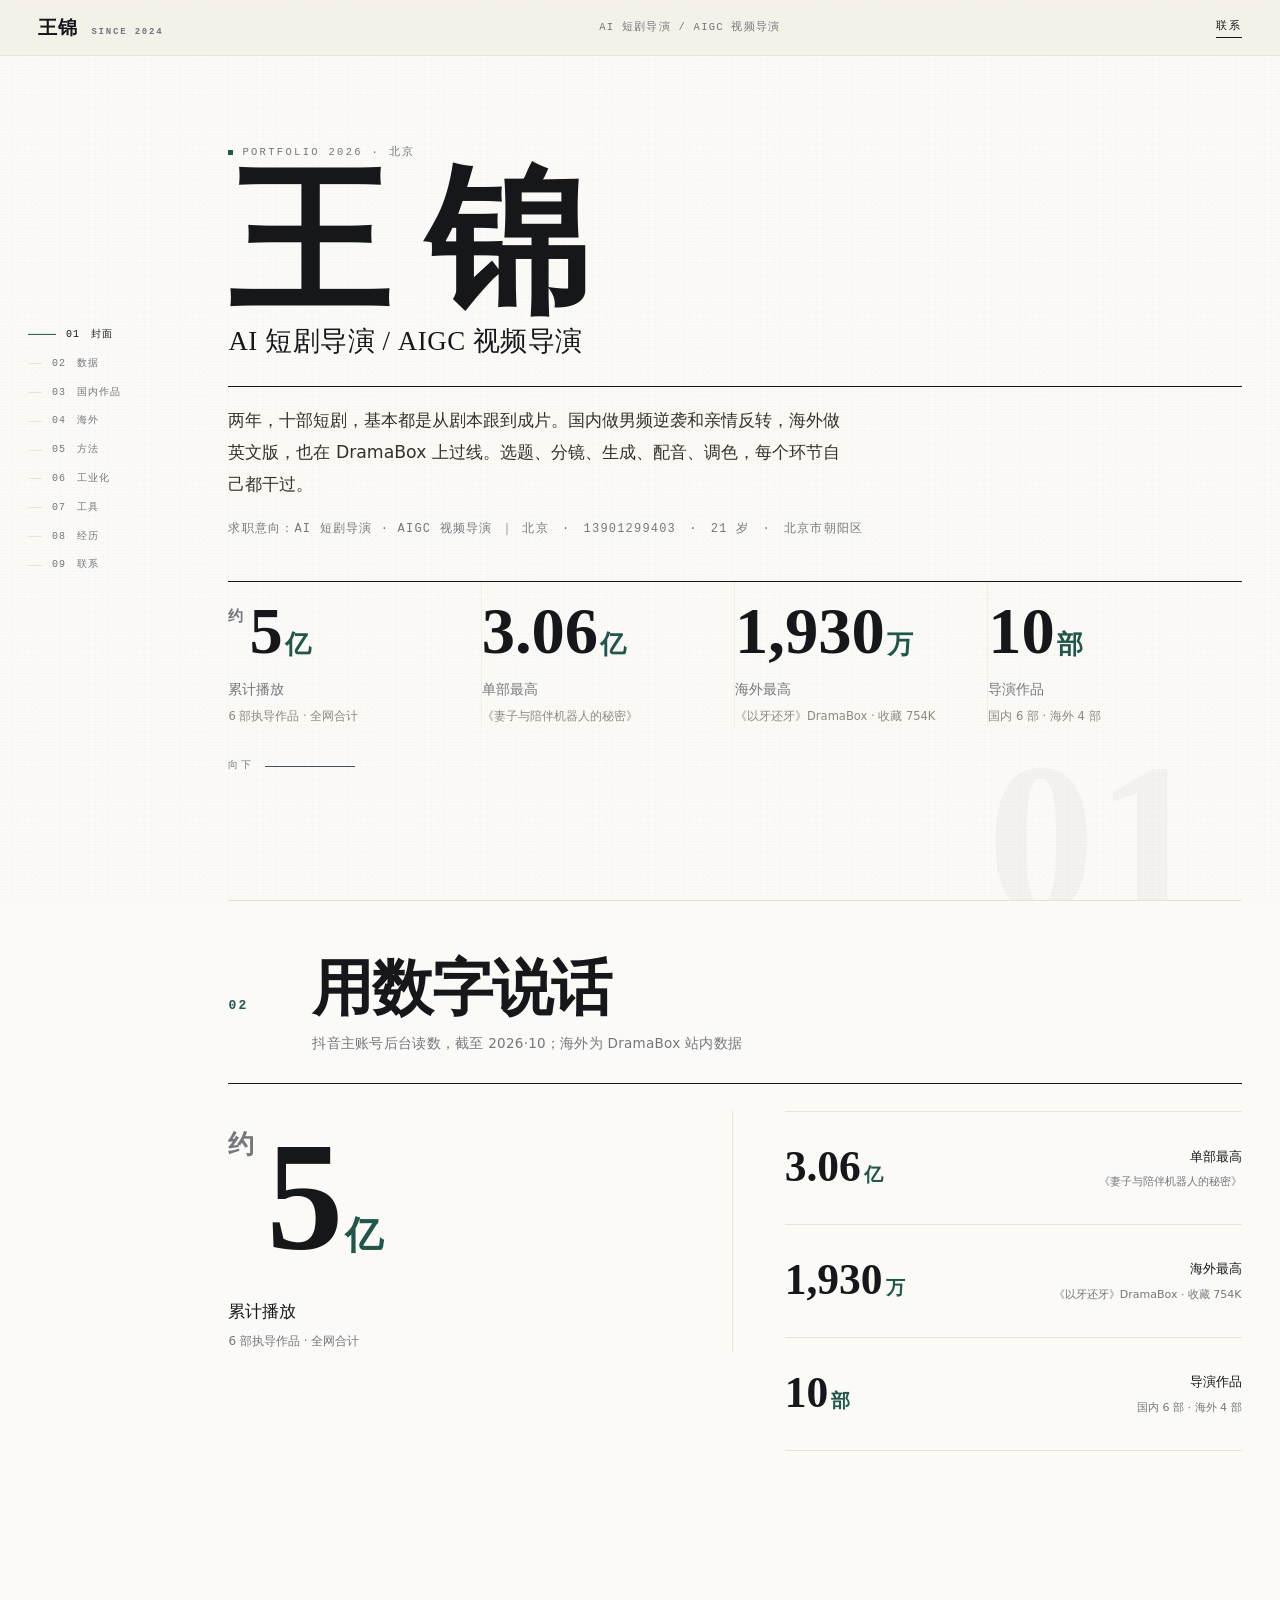
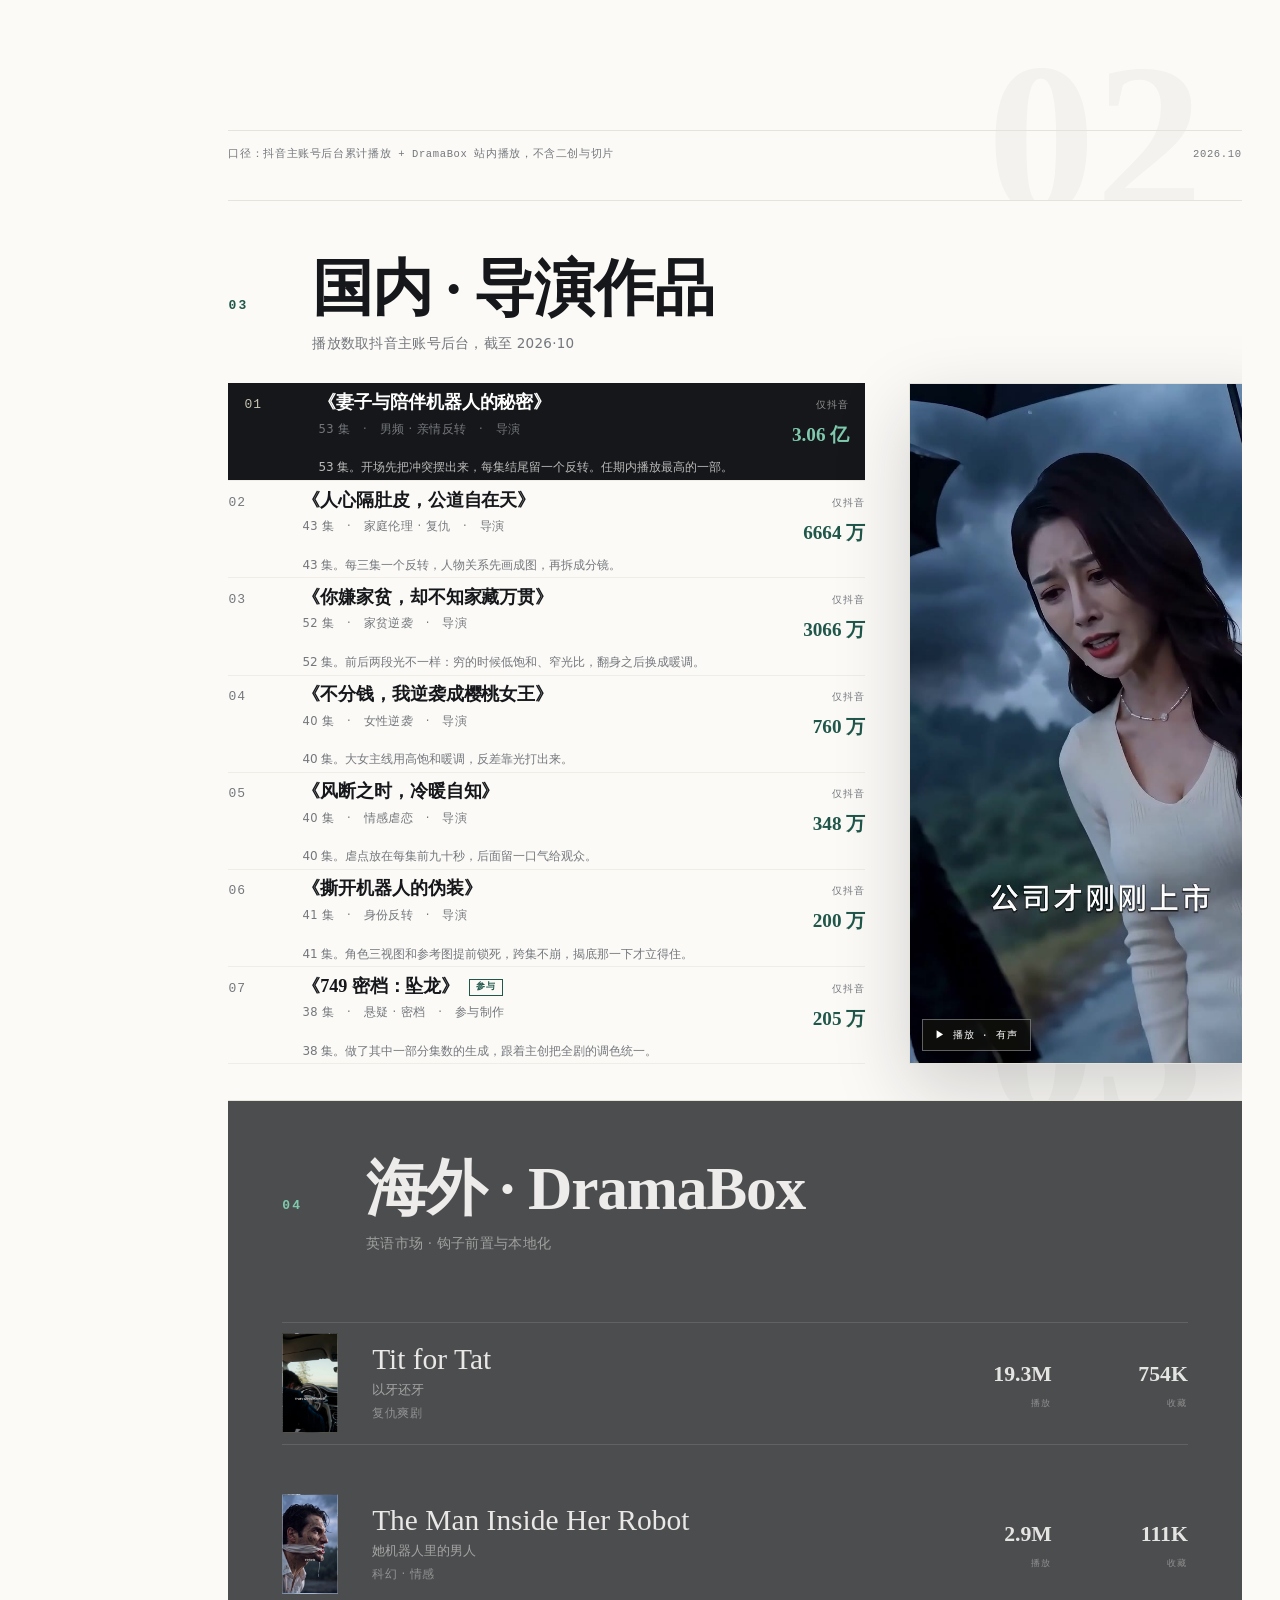
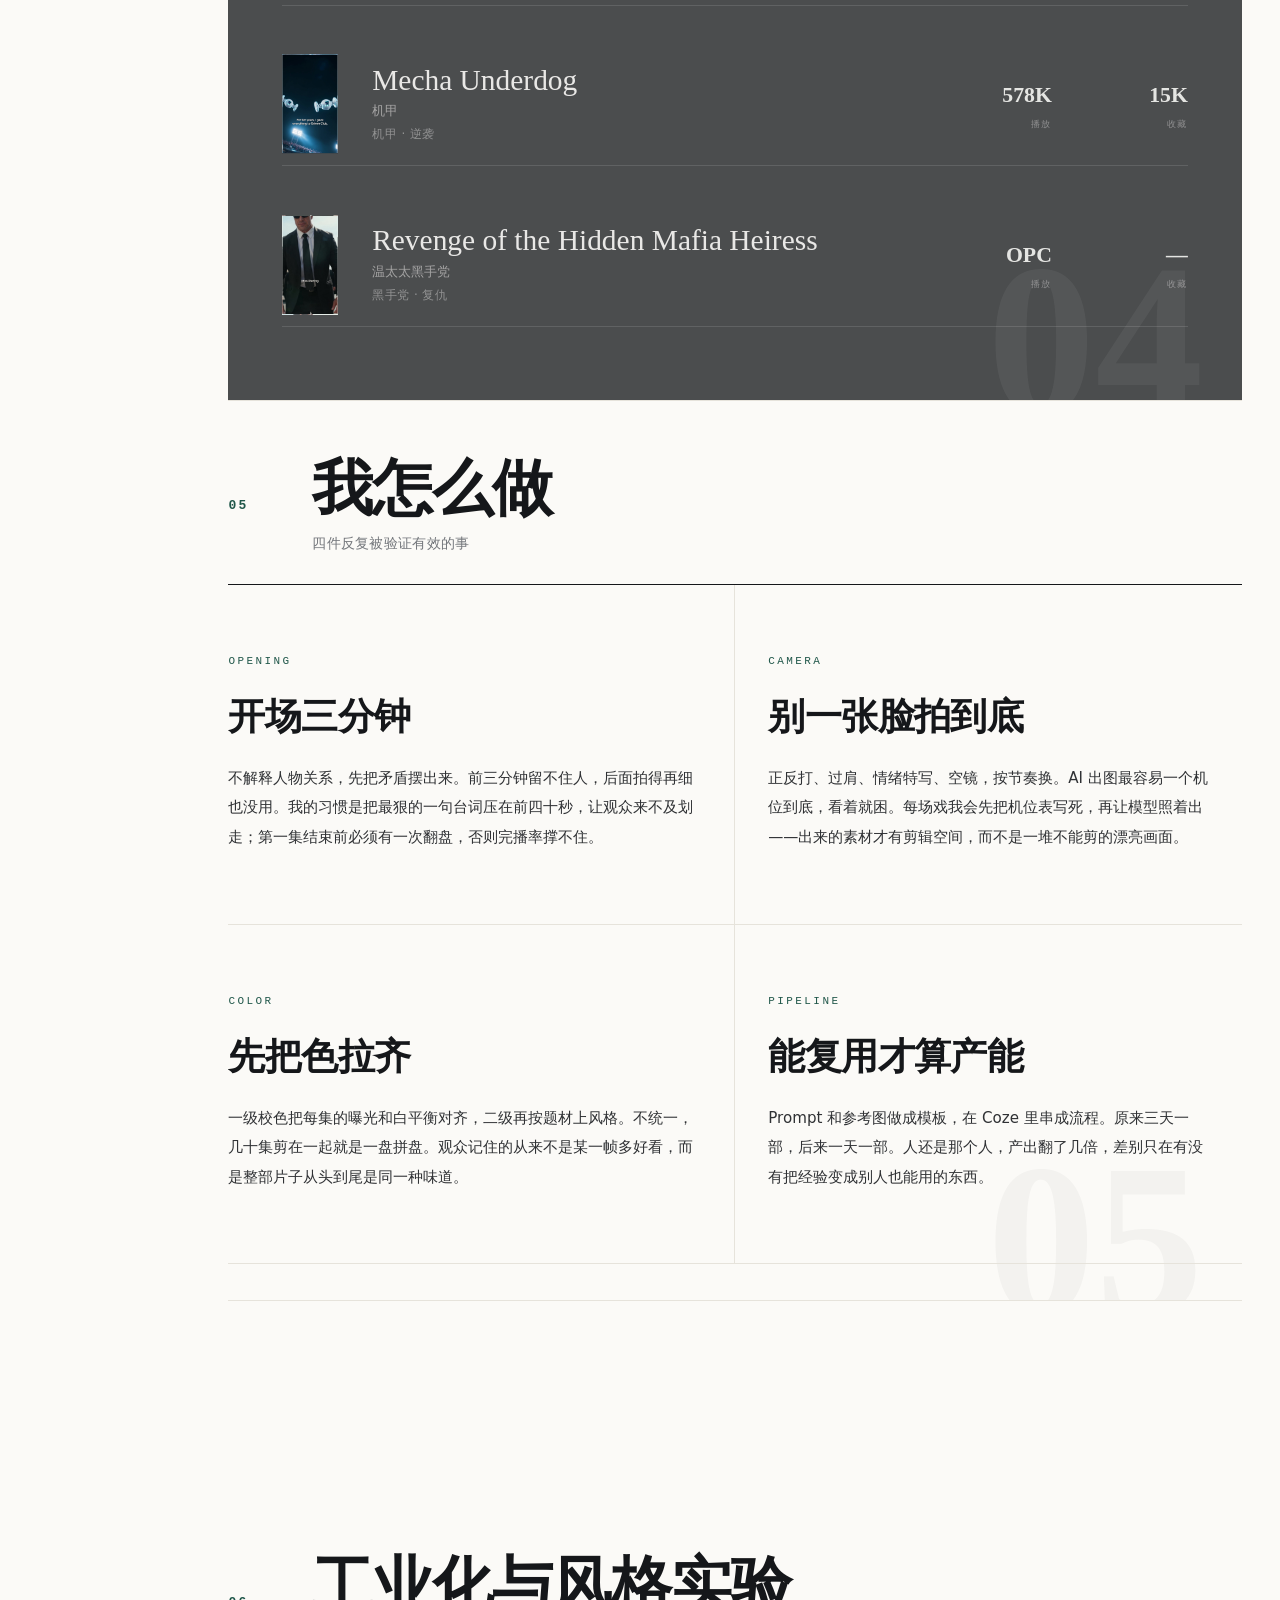
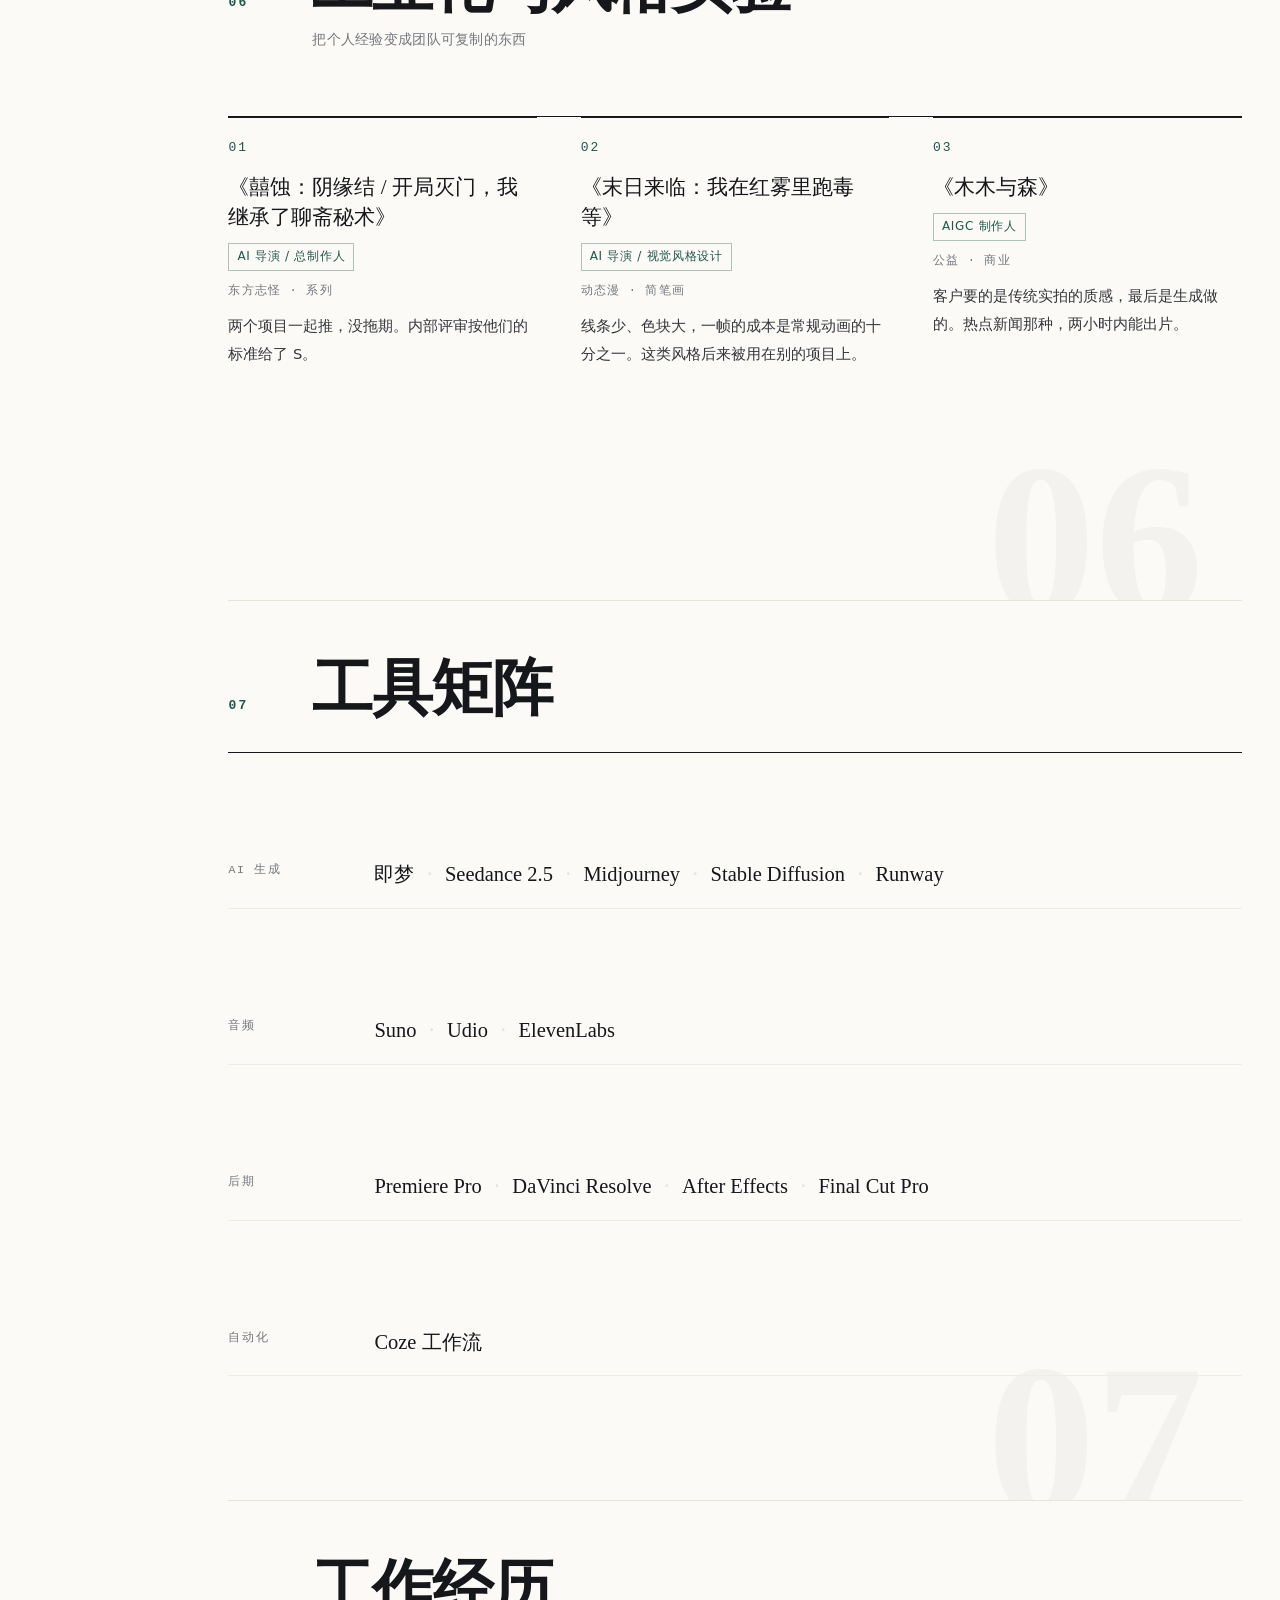
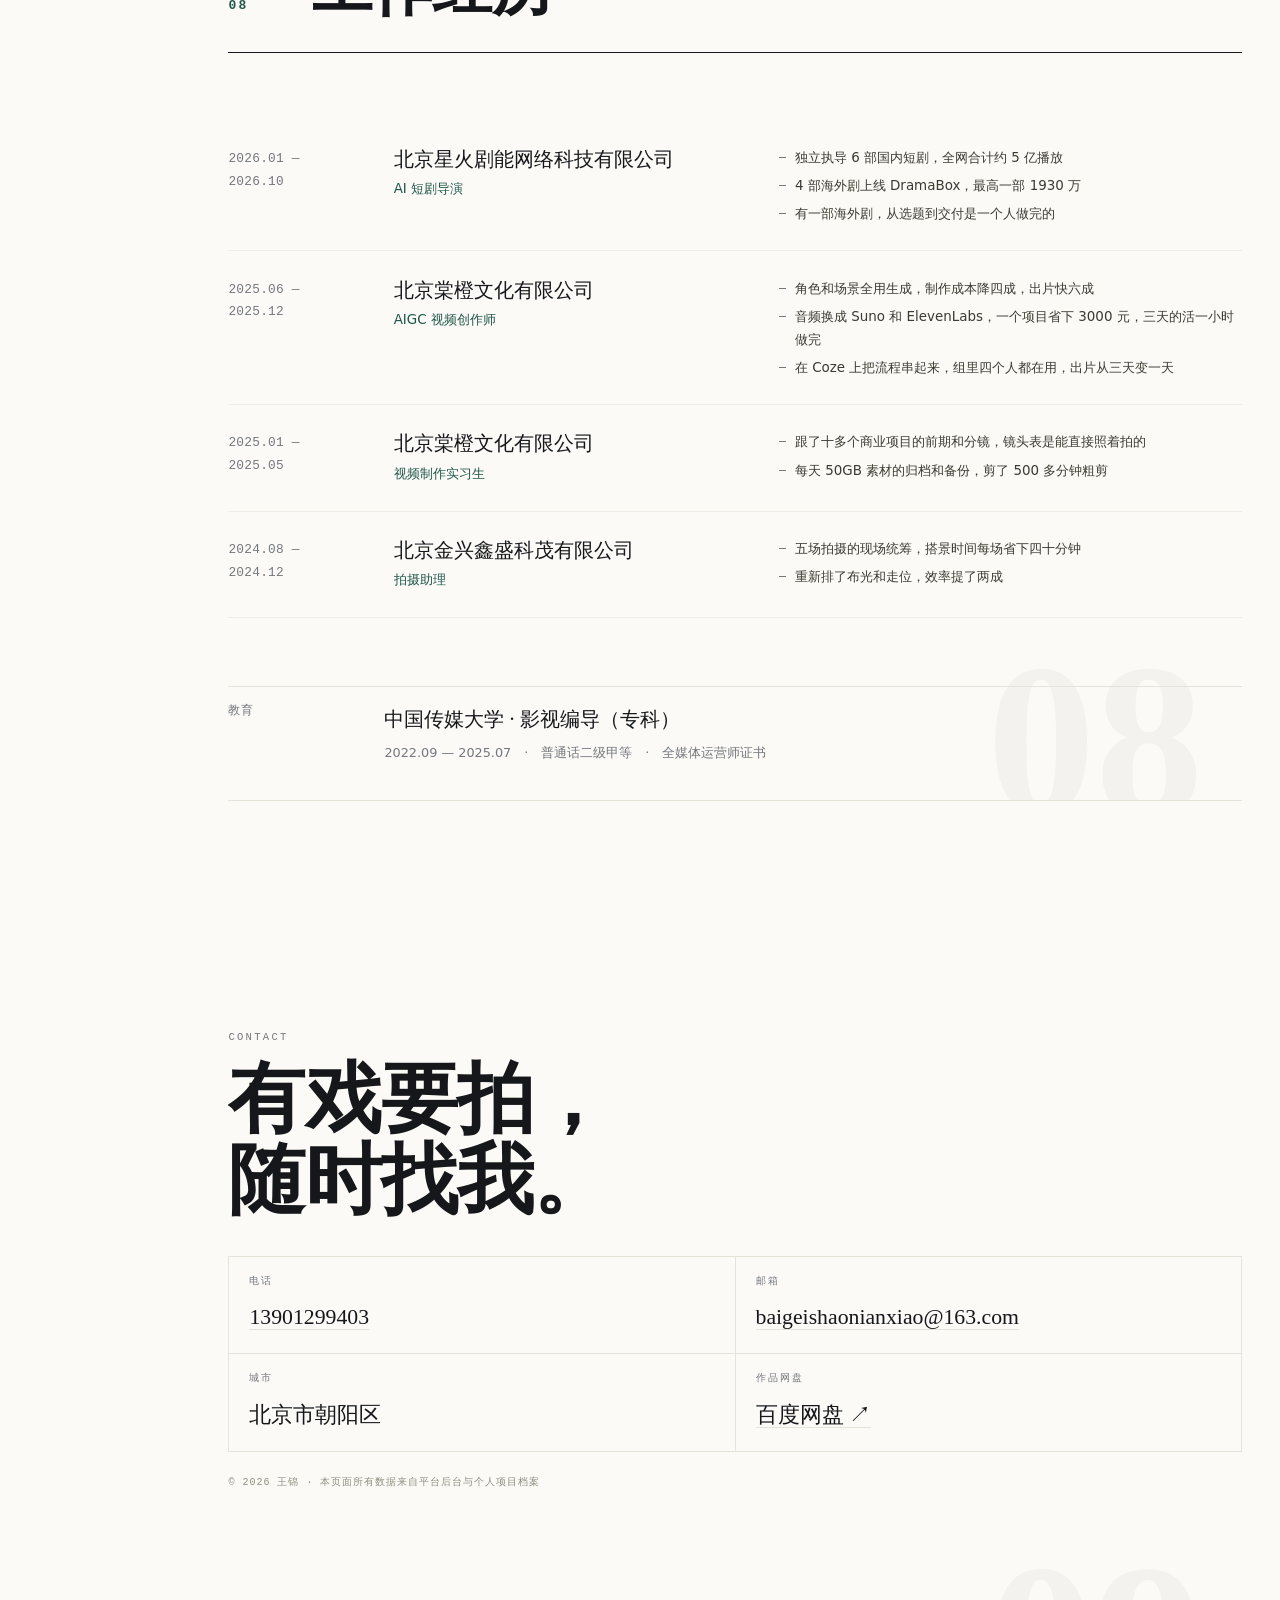
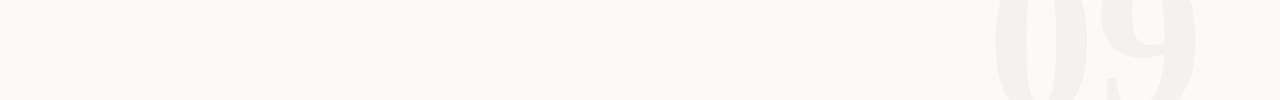
<file: index.html>
<!doctype html>
<html lang="zh-CN">
<head>
<meta charset="utf-8">
<meta name="viewport" content="width=device-width, initial-scale=1">
<title>王锦 · AI 短剧导演 / AIGC 视频导演</title>
<meta name="description" content="王锦，AI 短剧导演。代表作全网总播放 5 亿+，海外 DramaBox 单部最高 19.3M。">
<meta name="theme-color" content="#f3f0e7">
<link rel="stylesheet" href="assets/css/style.css">
<script>
/* 手机访问自动进竖屏版；加 ?desktop=1 留在电脑版 */
(function () {
  if (window.matchMedia("(max-width: 760px)").matches && !/[?&]desktop=1/.test(location.search)) {
    location.replace("m/");
  }
})();
</script>
</head>
<body>

<div class="grain" aria-hidden="true"></div>

<header class="topbar">
  <a class="mark" href="#cover">王锦 <span>SINCE 2024</span></a>
  <p class="topbar-role">AI 短剧导演 / AIGC 视频导演</p>
  <a class="topbar-mail" href="#contact">联系</a>
</header>

<aside class="rail" aria-label="章节导航">
  <ol id="rail"></ol>
</aside>

<main>

  <!-- 封面 -->
  <section class="sec sec--cover" id="cover" data-no="01" data-label="封面">
    <p class="eyebrow"><span class="dot"></span>PORTFOLIO 2026 · 北京</p>
    <h1 class="display" id="coverName">王 锦</h1>
    <p class="cover-role" id="coverRole"></p>
    <p class="cover-lead" id="coverLead"></p>
    <p class="cover-meta" id="coverMeta"></p>

    <div class="cover-stats" id="coverStats"></div>
    <p class="scroll-cue"><span>向下</span><i></i></p>
  </section>

  <!-- 数据 -->
  <section class="sec sec--stats" id="stats" data-no="02" data-label="数据">
    <header class="sec-head">
      <span class="sec-no">02</span>
      <h2 class="sec-title">用数字说话</h2>
      <p class="sec-sub">抖音主账号后台读数，截至 2026·10；海外为 DramaBox 站内数据</p>
    </header>
    <div class="stat-grid" id="statGrid"></div>
    <p class="stat-note">
      <span>口径：抖音主账号后台累计播放 + DramaBox 站内播放，不含二创与切片</span>
      <span>2026.10</span>
    </p>
  </section>

  <!-- 国内作品 -->
  <section class="sec sec--works" id="domestic" data-no="03" data-label="国内作品">
    <header class="sec-head">
      <span class="sec-no">03</span>
      <h2 class="sec-title">国内 · 导演作品</h2>
      <p class="sec-sub">播放数取抖音主账号后台，截至 2026·10</p>
    </header>
    <div class="works-layout">
      <ol class="works" id="domesticList"></ol>
      <aside class="stage" aria-label="作品预览位">
        <div class="stage-media" id="stageMedia"></div>
      </aside>
    </div>
  </section>

  <!-- 海外 -->
  <section class="sec sec--overseas" id="overseas" data-no="04" data-label="海外">
    <header class="sec-head">
      <span class="sec-no">04</span>
      <h2 class="sec-title">海外 · DramaBox</h2>
      <p class="sec-sub">英语市场 · 钩子前置与本地化</p>
    </header>
    <div class="ov-list" id="overseasList"></div>
  </section>

  <!-- 方法 -->
  <section class="sec sec--method" id="method" data-no="05" data-label="方法">
    <header class="sec-head">
      <span class="sec-no">05</span>
      <h2 class="sec-title">我怎么做</h2>
      <p class="sec-sub">四件反复被验证有效的事</p>
    </header>
    <div class="method-grid" id="methodGrid"></div>
  </section>

  <!-- 工业化 -->
  <section class="sec sec--extra" id="extra" data-no="06" data-label="工业化">
    <header class="sec-head">
      <span class="sec-no">06</span>
      <h2 class="sec-title">工业化与风格实验</h2>
      <p class="sec-sub">把个人经验变成团队可复制的东西</p>
    </header>
    <div class="extra-list" id="extraList"></div>
  </section>

  <!-- 工具 -->
  <section class="sec sec--tools" id="tools" data-no="07" data-label="工具">
    <header class="sec-head">
      <span class="sec-no">07</span>
      <h2 class="sec-title">工具矩阵</h2>
    </header>
    <div class="tool-rows" id="toolRows"></div>
  </section>

  <!-- 经历 -->
  <section class="sec sec--cv" id="cv" data-no="08" data-label="经历">
    <header class="sec-head">
      <span class="sec-no">08</span>
      <h2 class="sec-title">工作经历</h2>
    </header>
    <div class="cv-list" id="cvList"></div>
    <div class="edu" id="edu"></div>
  </section>

  <!-- 联系 -->
  <section class="sec sec--contact" id="contact" data-no="09" data-label="联系">
    <p class="eyebrow">CONTACT</p>
    <h2 class="contact-title">有戏要拍，<br>随时找我。</h2>
    <div class="contact-grid" id="contactGrid"></div>
    <p class="colophon">© 2026 王锦 · 本页面所有数据来自平台后台与个人项目档案</p>
  </section>

</main>

<script src="assets/js/content.js"></script>
<script src="assets/js/main.js"></script>
</body>
</html>
</file>
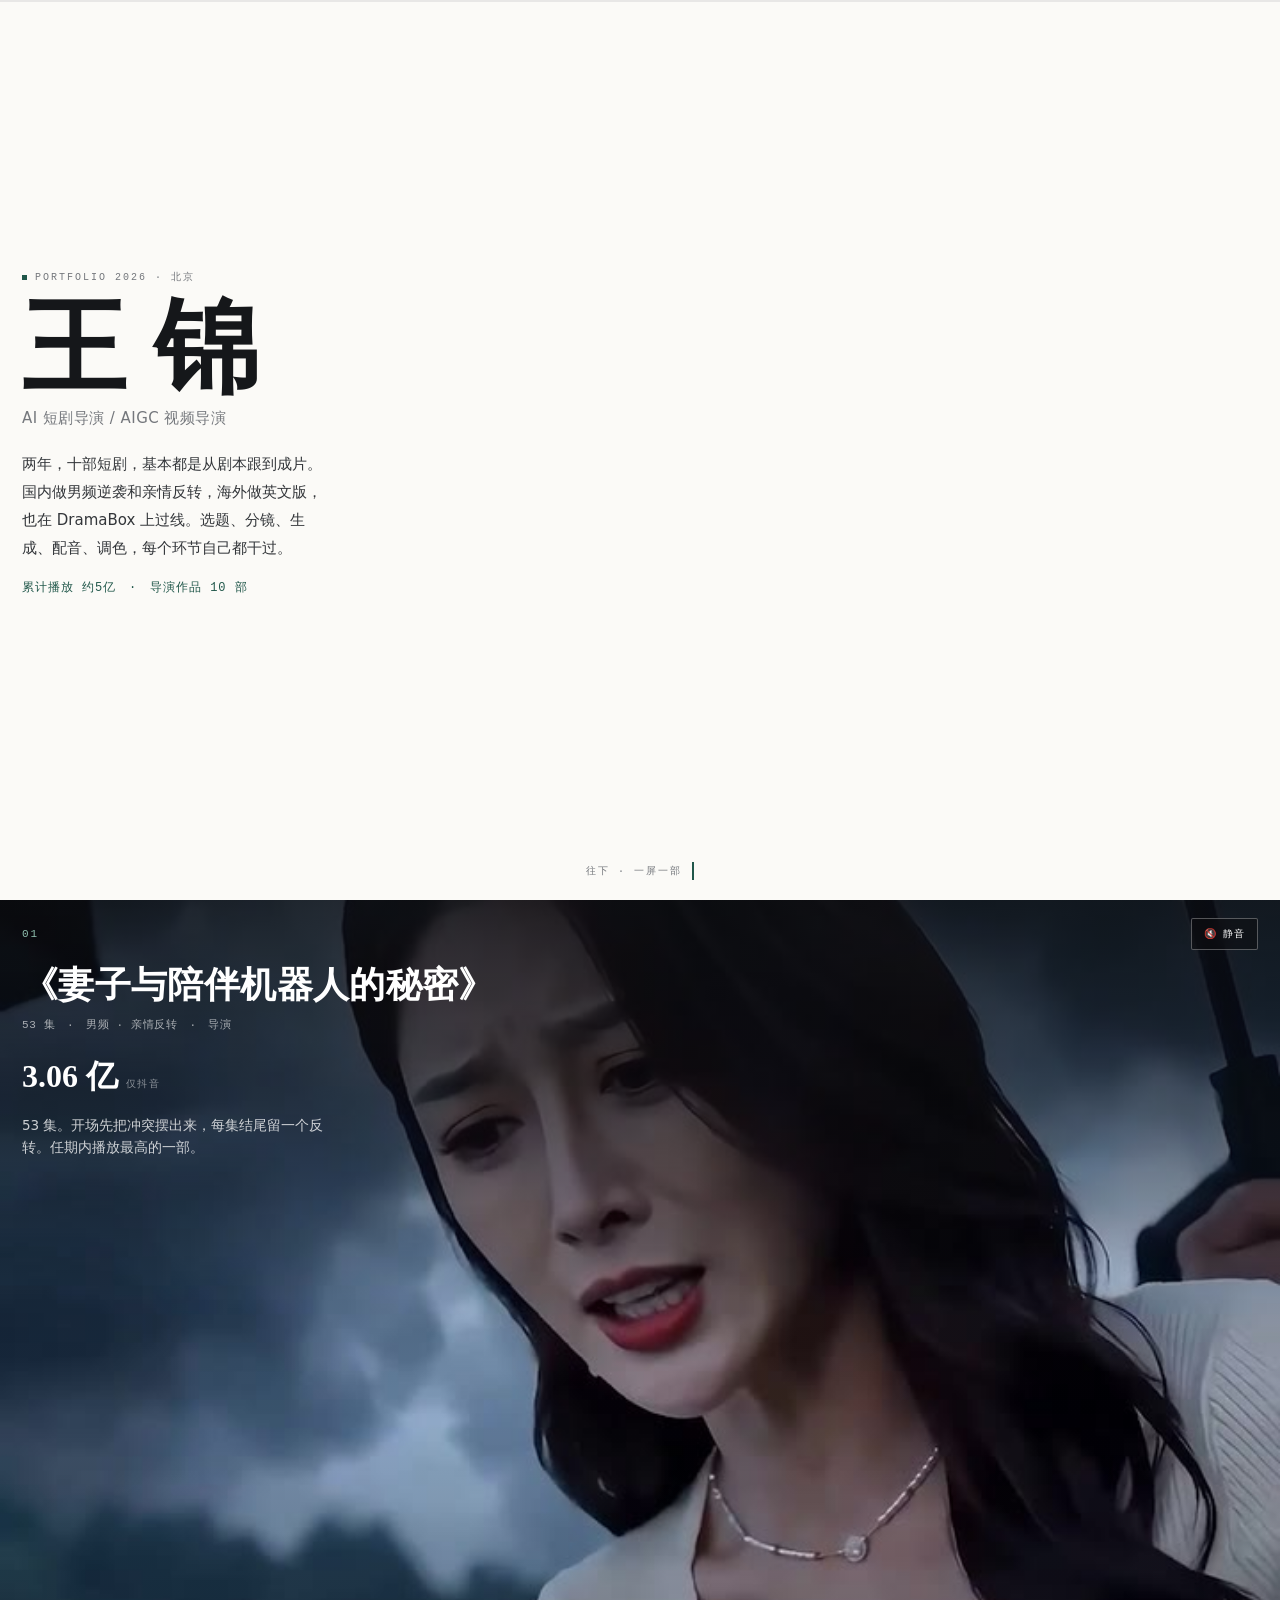
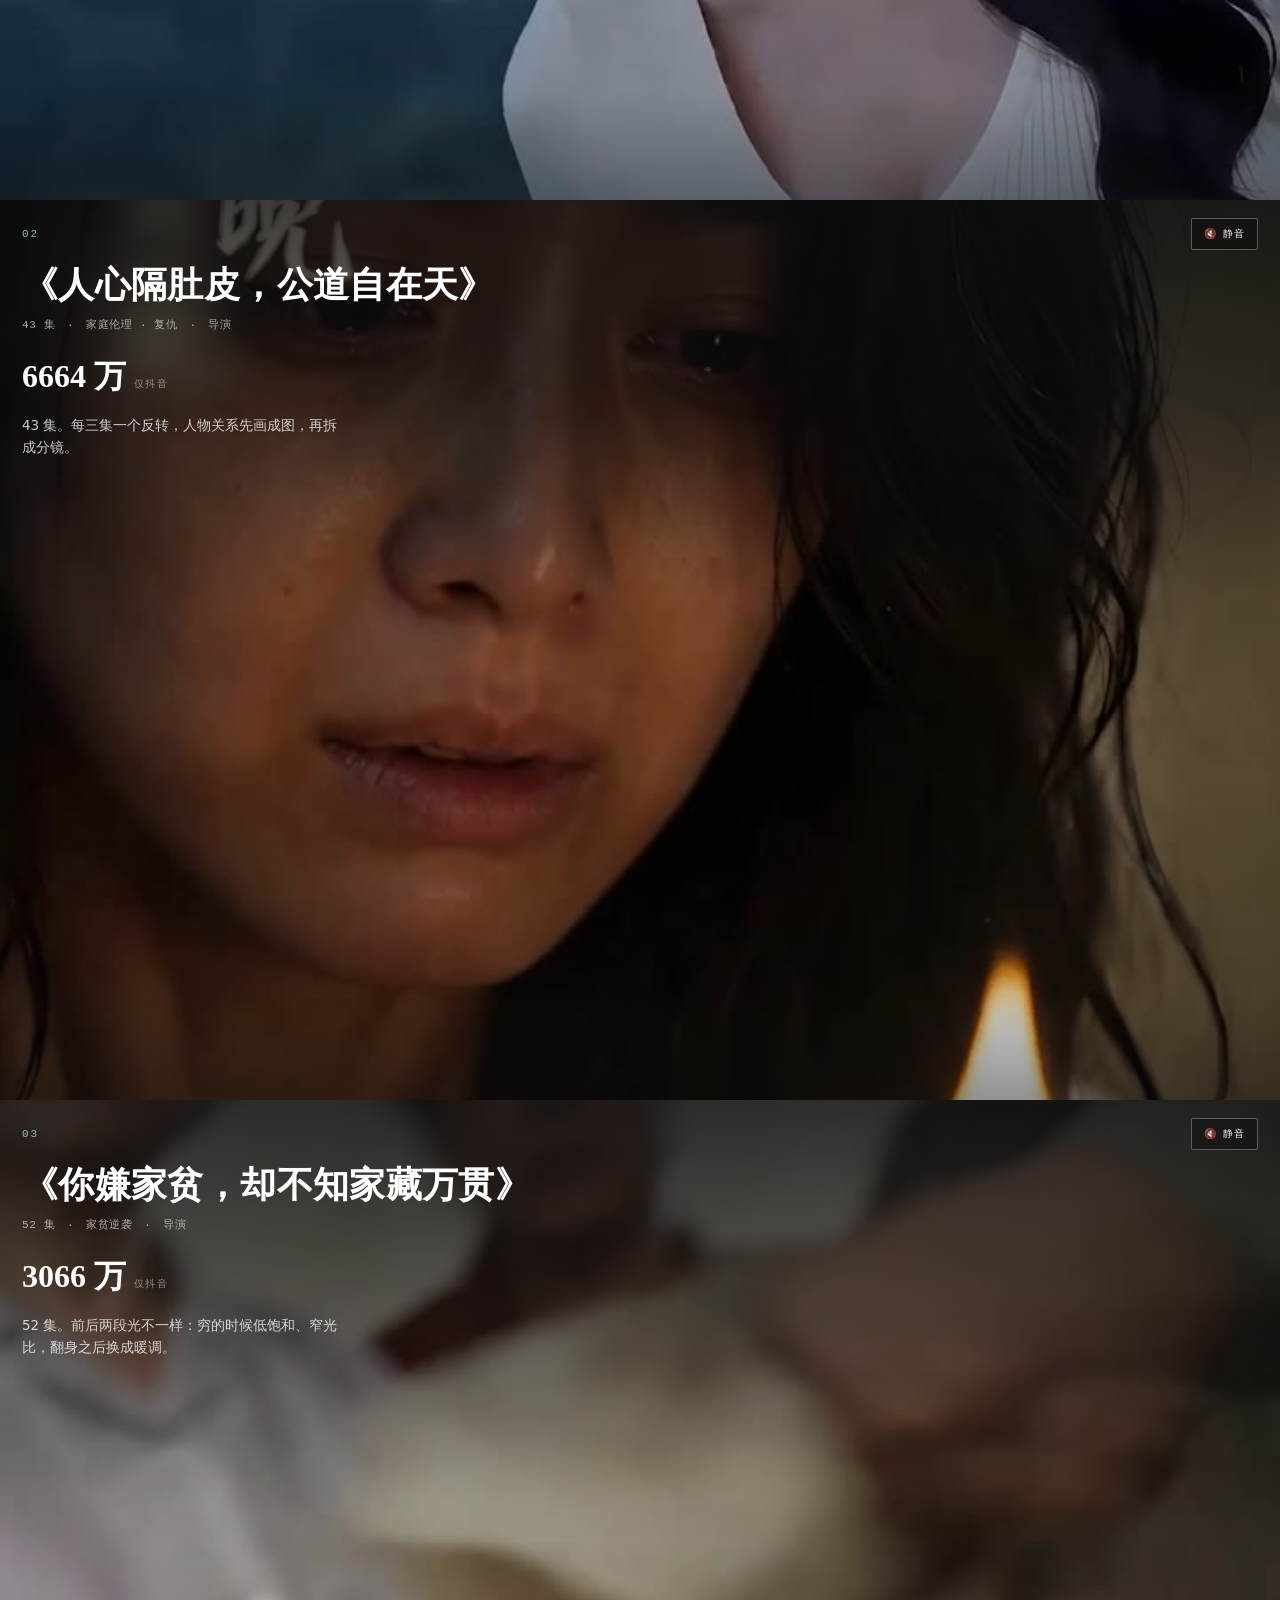
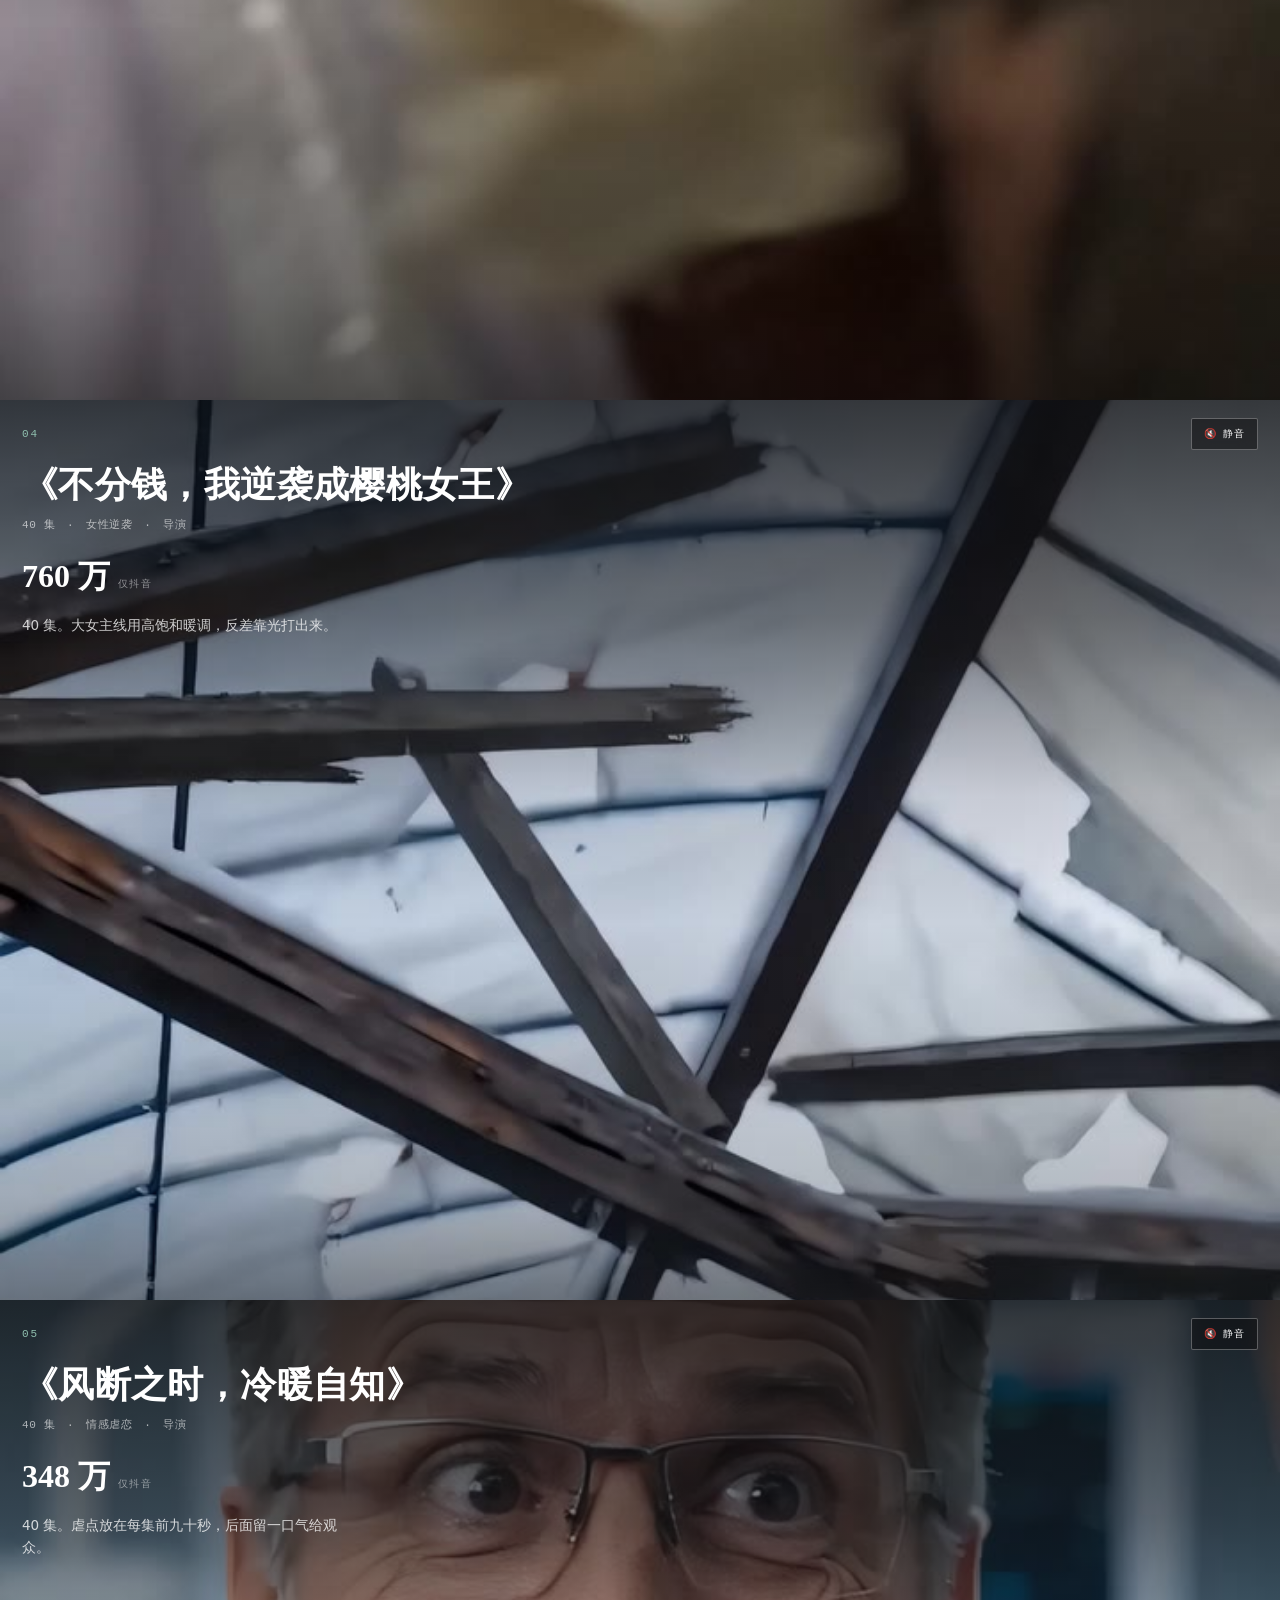
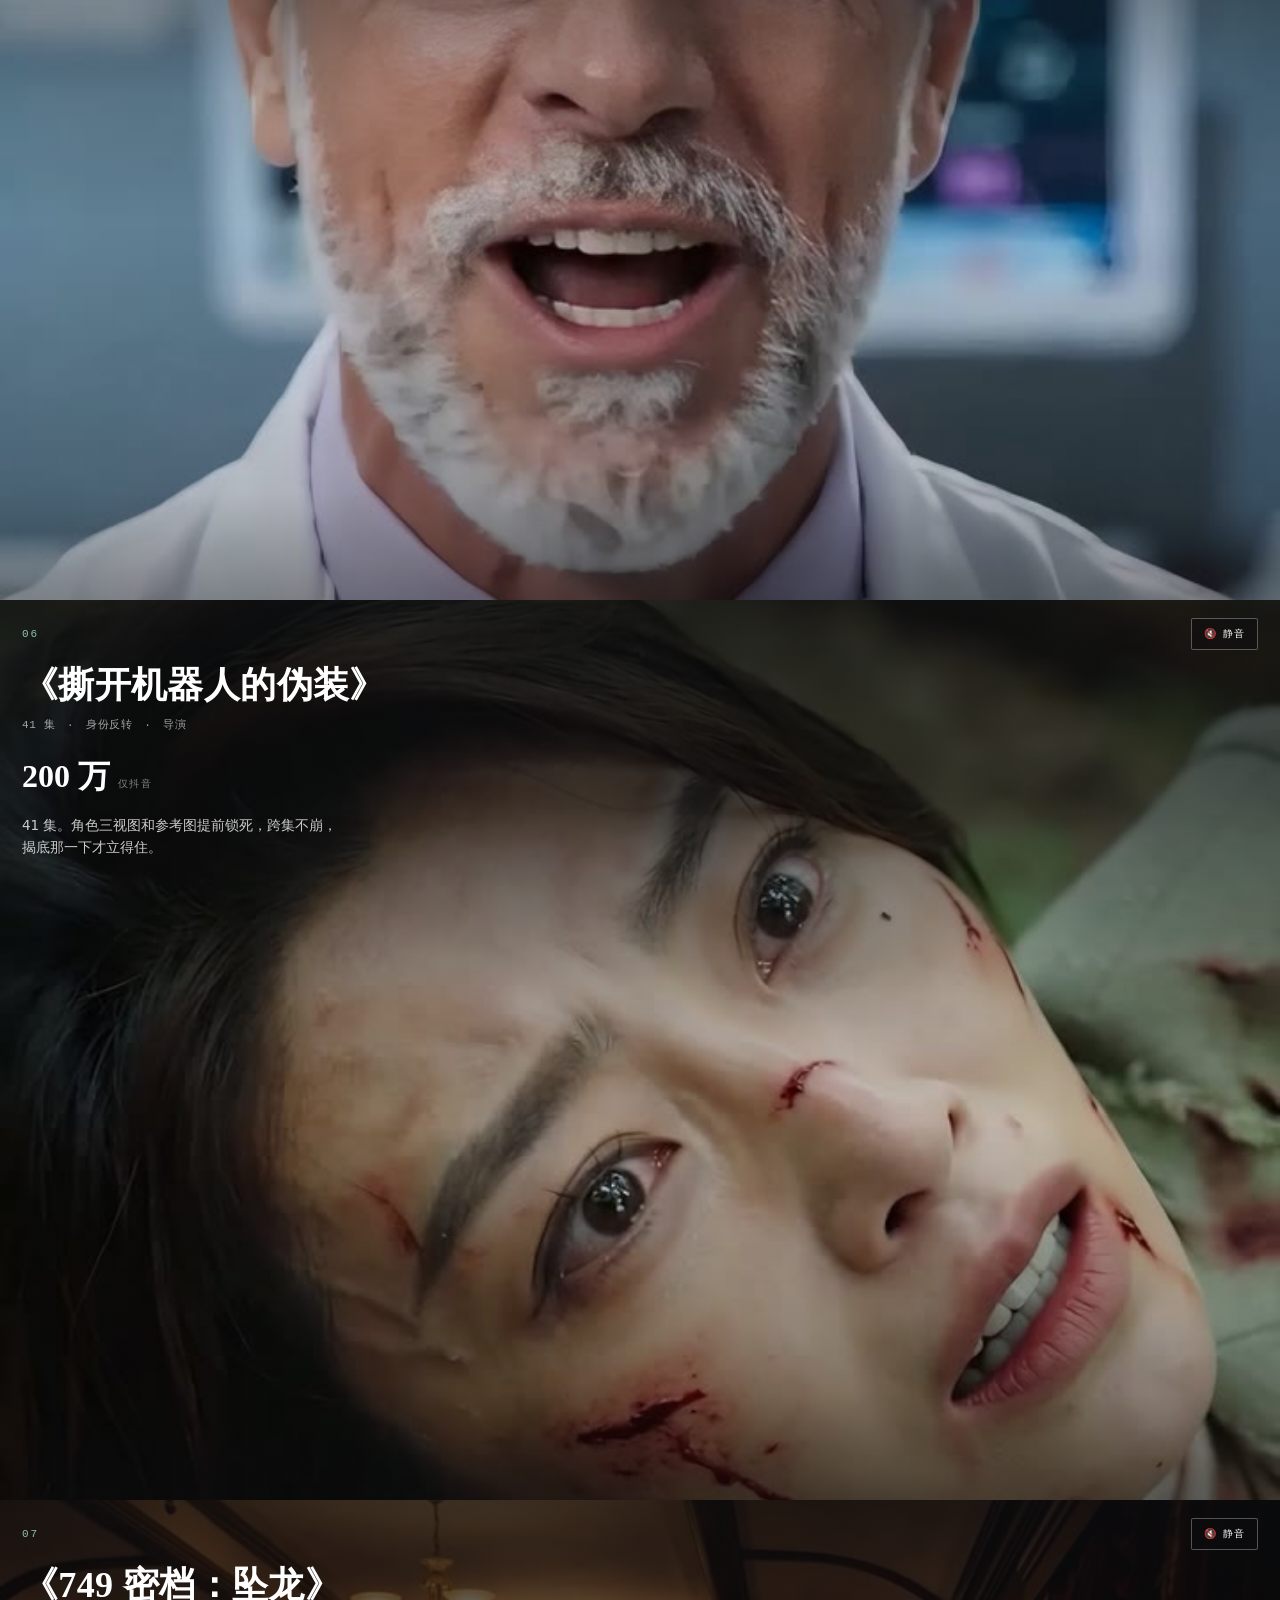
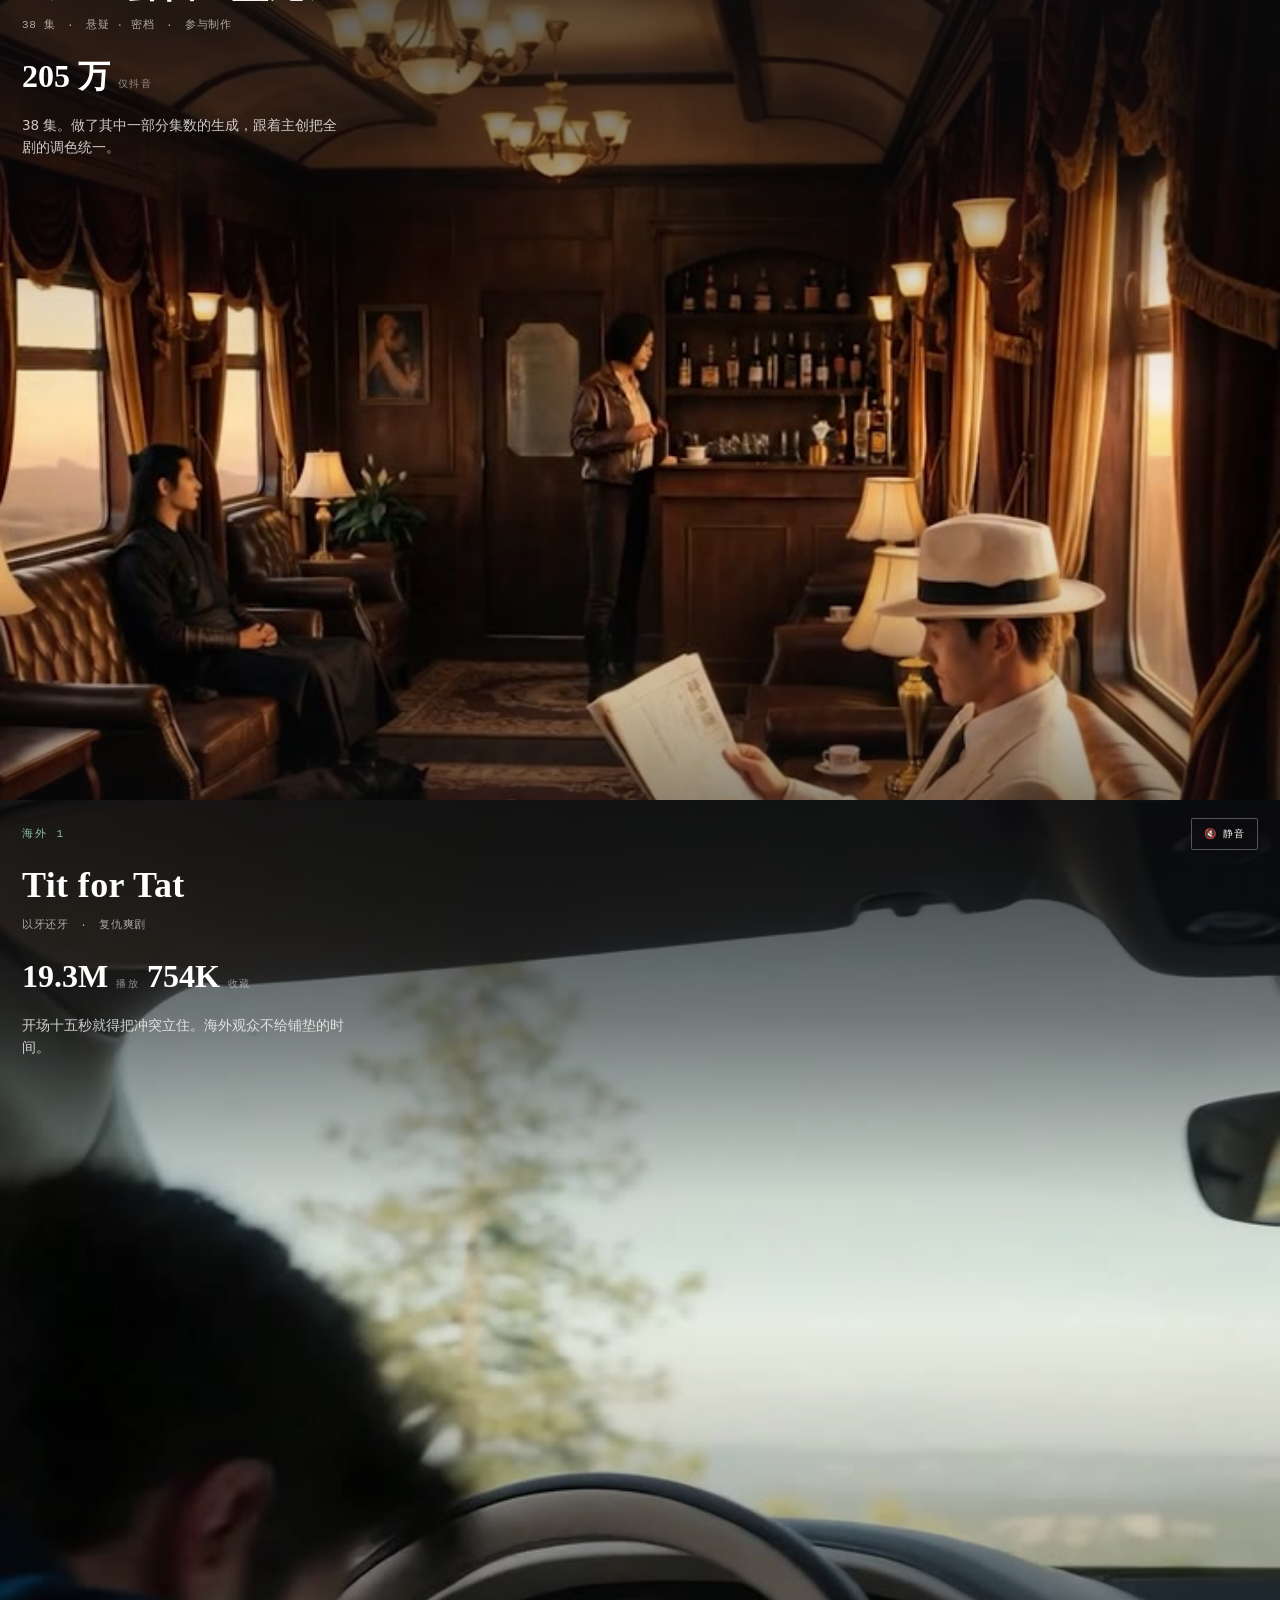
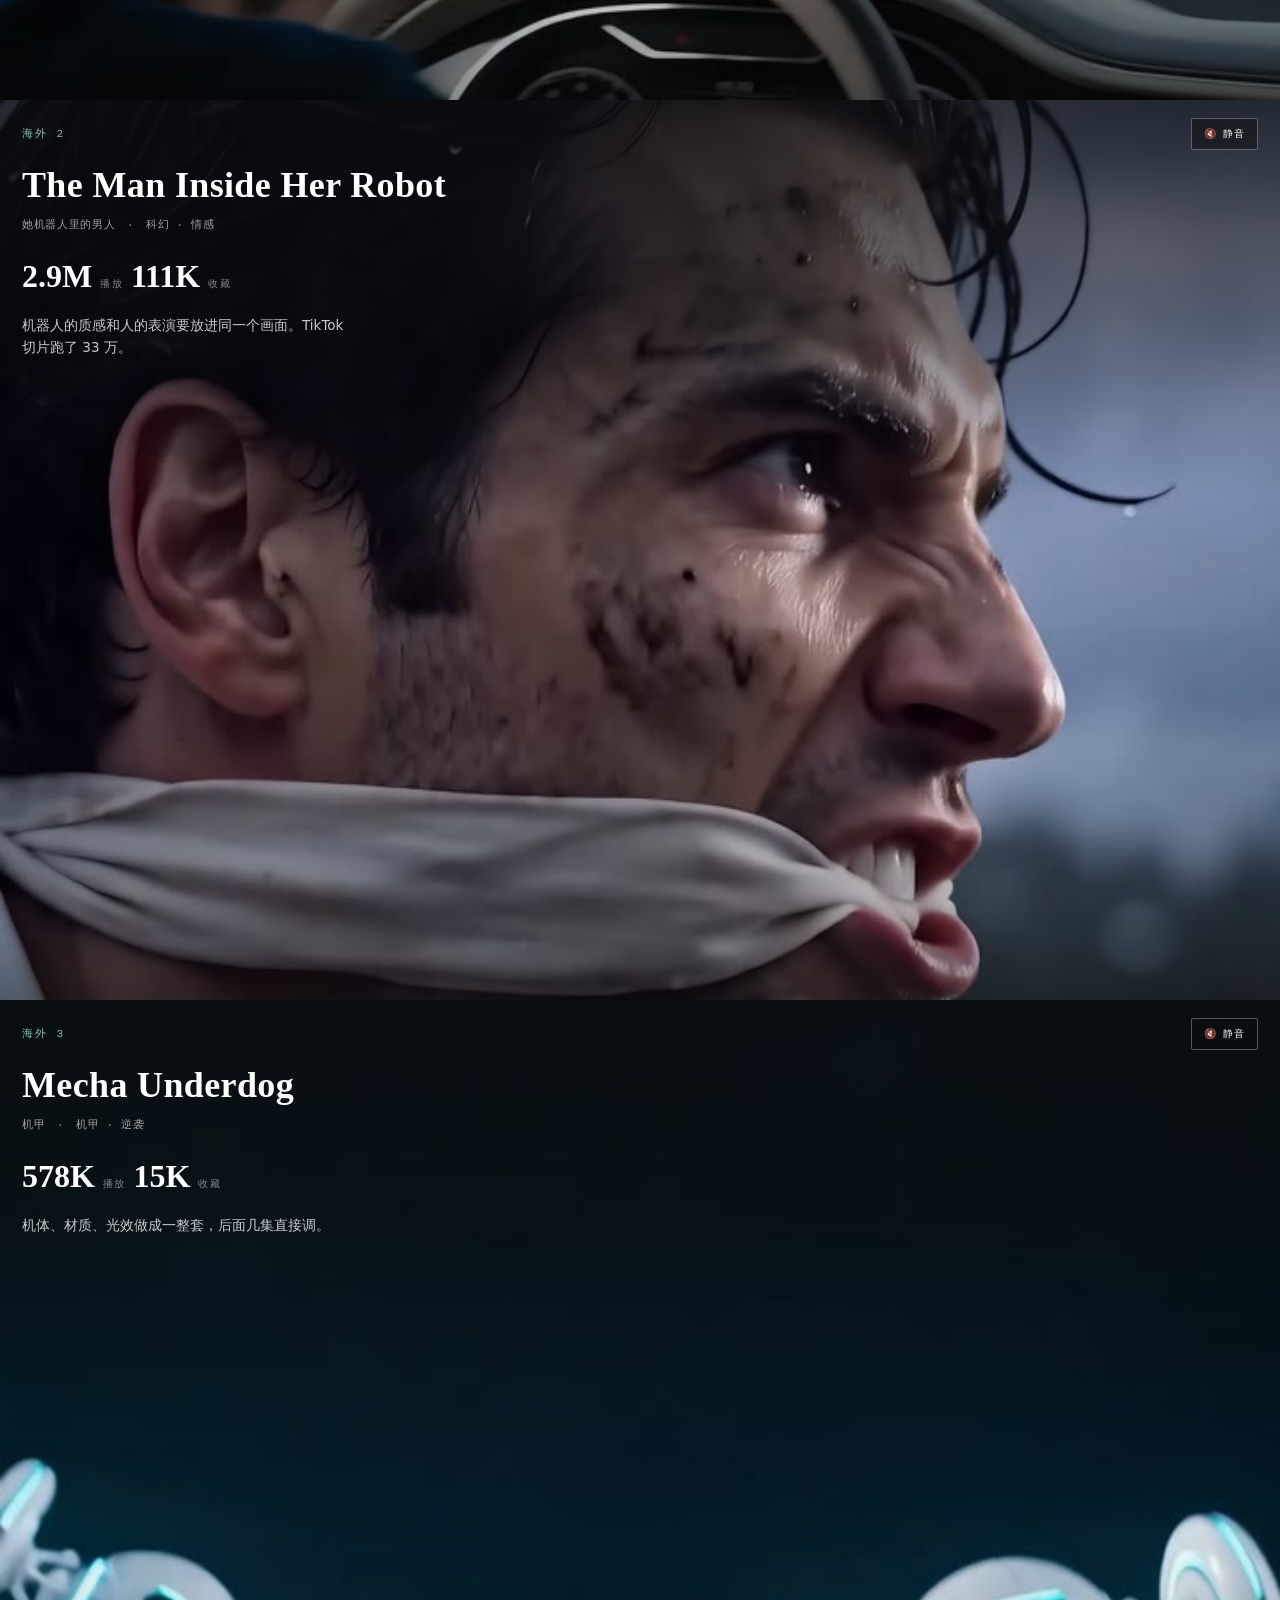
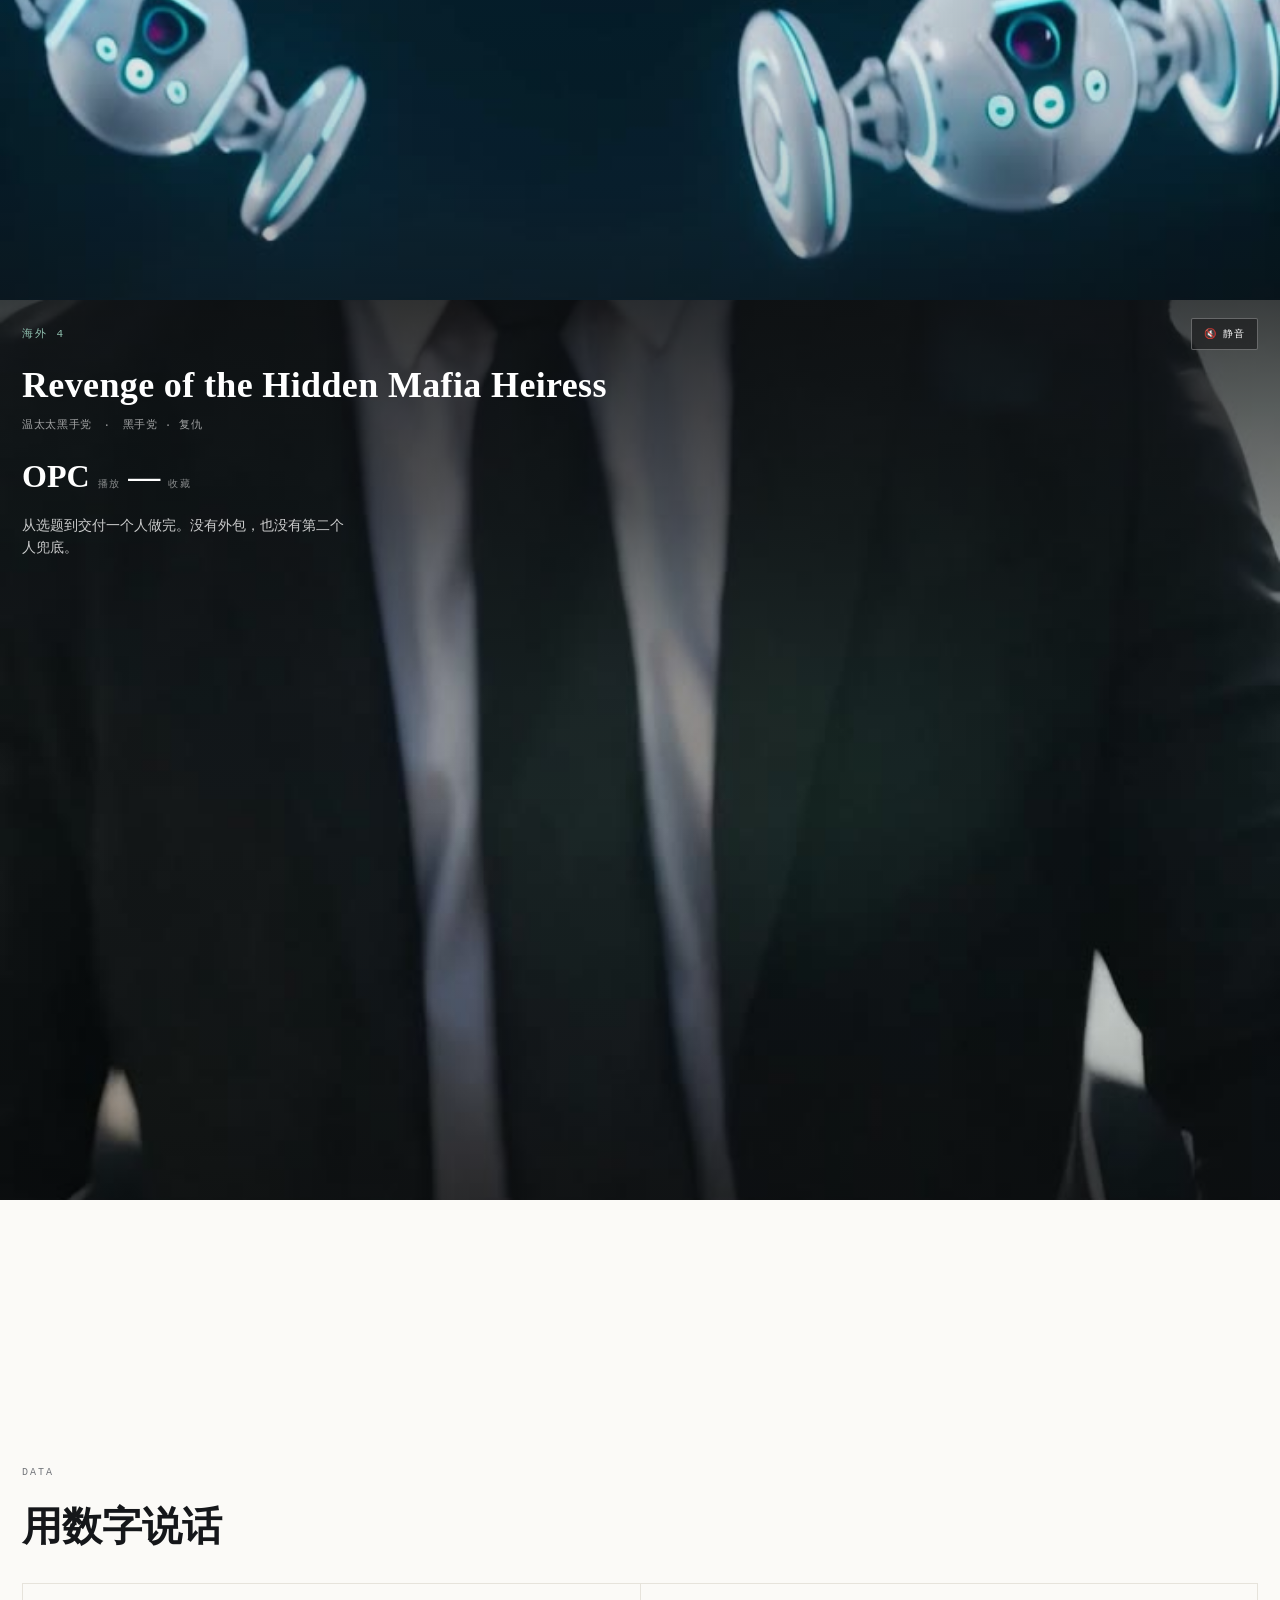
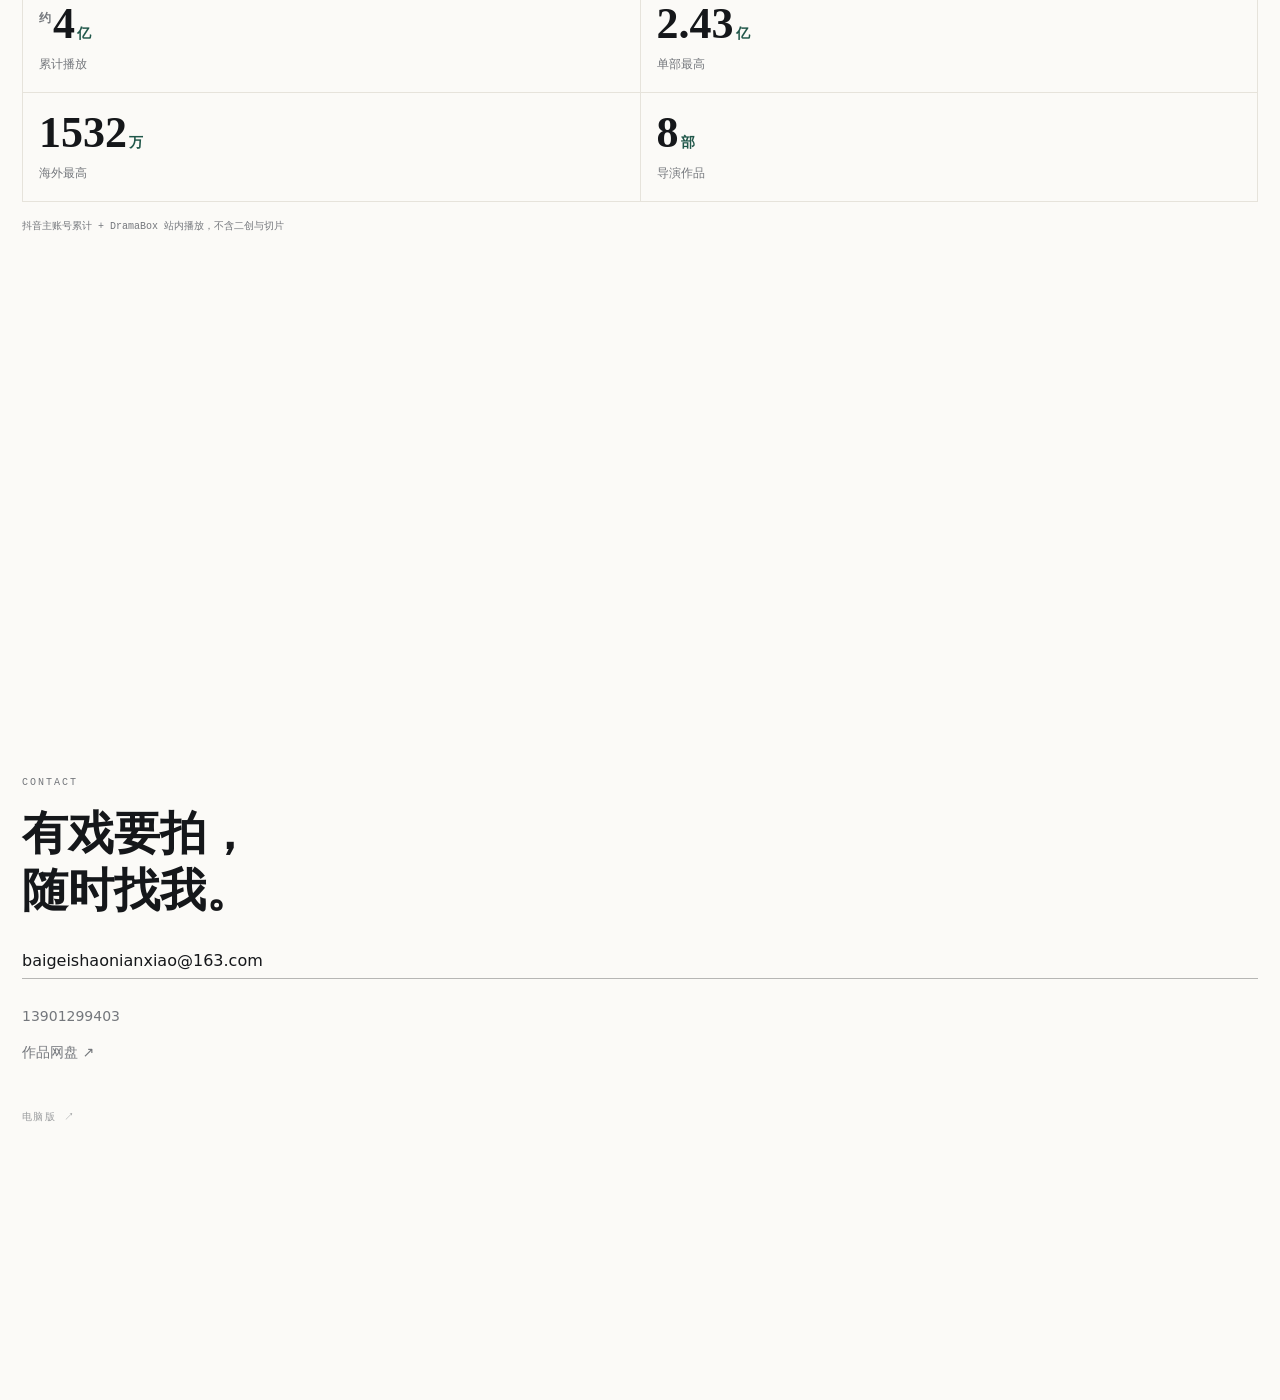
<file: m/index.html>
<!doctype html>
<html lang="zh-CN">
<head>
<meta charset="utf-8">
<meta name="viewport" content="width=device-width, initial-scale=1, viewport-fit=cover">
<title>王锦 · AI 短剧导演</title>
<meta name="description" content="王锦，AI 短剧导演。6 部执导作品全网约 5 亿播放，海外 4 部上线 DramaBox。">
<meta name="theme-color" content="#fbfaf7">
<link rel="stylesheet" href="mobile.css">
</head>
<body>

<div class="progress" aria-hidden="true"><i id="bar"></i></div>

<main id="feed">

  <section class="slide slide--cover" id="top">
    <p class="eyebrow"><span class="dot"></span>PORTFOLIO 2026 · 北京</p>
    <h1 class="name" id="cName">王 锦</h1>
    <p class="role" id="cRole"></p>
    <p class="lead" id="cLead"></p>
    <p class="stat-line" id="cStat"></p>
    <p class="cue" aria-hidden="true">往下 · 一屏一部 <i></i></p>
  </section>

  <div id="worksAnchor"></div>

  <section class="slide slide--stats" id="stats">
    <p class="eyebrow">DATA</p>
    <h2 class="sec-t">用数字说话</h2>
    <div class="stats" id="statGrid"></div>
    <p class="note">抖音主账号累计 + DramaBox 站内播放，不含二创与切片</p>
  </section>

  <section class="slide slide--contact" id="contact">
    <p class="eyebrow">CONTACT</p>
    <h2 class="big">有戏要拍，<br>随时找我。</h2>
    <a class="mail" id="mail" href="#"></a>
    <div class="links" id="links"></div>
    <p class="foot"><a href="../?desktop=1">电脑版 ↗</a></p>
  </section>

</main>

<script src="../assets/js/content.js"></script>
<script src="mobile.js"></script>
</body>
</html>
</file>
<file: assets/css/style.css>
/* =========================================================
   王锦 · 作品集（纸面版）
   亮底 / 宋体 / 印刷网格 —— 与视频型作品集相反的路子
   ========================================================= */

:root{
  /* 中国传统色：鱼肚白 / 象牙白 / 长石灰 / 鲸鱼灰 / 赭石 */
  --paper:#f6f3ea;
  --paper-2:#fffdf6;
  --ink:#2e2d28;
  --muted:#7b776c;
  --line:#dcd6c6;
  --line-soft:#e7e1d2;
  --dai:#475164;
  --zhe:#8a2b1f;
  --blue:#475164;
  --white:#fffdf6;
  --serif:"Songti SC","STSong","Source Han Serif SC","Noto Serif SC","SimSun",serif;
  --sans:"PingFang SC","Microsoft YaHei UI","Microsoft YaHei","Noto Sans SC",system-ui,sans-serif;
  --mono:"SF Mono",ui-monospace,"Cascadia Mono",Consolas,monospace;
  --pad:clamp(22px,4vw,72px);
  --rail:190px;
}

*,*::before,*::after{box-sizing:border-box}
html{scroll-behavior:smooth;-webkit-text-size-adjust:100%}
body{
  margin:0;overflow-x:hidden;background:var(--paper);color:var(--ink);
  font-family:var(--sans);font-size:16px;line-height:1.78;
  -webkit-font-smoothing:antialiased;
}
img{max-width:100%}
a{color:inherit;text-decoration:none}
h1,h2,h3,p,ol,ul{margin:0;padding:0;list-style:none}
::selection{background:var(--blue);color:#fff}

.grain{
  position:fixed;inset:0;z-index:1;pointer-events:none;opacity:.5;
  background-image:
    radial-gradient(rgba(21,21,15,.05) 1px,transparent 1px),
    radial-gradient(rgba(21,21,15,.04) 1px,transparent 1px);
  background-size:3px 3px,7px 7px;
  background-position:0 0,1px 1px;
  mix-blend-mode:multiply;
}

/* ---------- 顶栏 ---------- */
.topbar{
  position:fixed;top:0;left:0;right:0;z-index:20;
  display:flex;align-items:center;justify-content:space-between;gap:20px;
  height:56px;padding:0 var(--pad);
  background:rgba(243,240,231,.88);
  -webkit-backdrop-filter:blur(8px);backdrop-filter:blur(8px);
  border-bottom:1px solid var(--line);
}
.mark{font-family:var(--serif);font-size:19px;font-weight:700;letter-spacing:.04em}
.mark span{font-family:var(--mono);font-size:9px;letter-spacing:.2em;color:var(--muted);margin-left:8px}
.topbar-role{font-family:var(--mono);font-size:10.5px;letter-spacing:.12em;color:var(--muted)}
.topbar-mail{
  font-family:var(--mono);font-size:10.5px;letter-spacing:.16em;
  border-bottom:1px solid var(--ink);padding-bottom:2px
}
.topbar-mail:hover{color:var(--blue);border-color:var(--blue)}

/* ---------- 左侧章节轨 ---------- */
.rail{
  position:fixed;left:28px;top:50%;transform:translateY(-50%);z-index:15;
  display:none
}
.rail ol{display:flex;flex-direction:column;gap:11px}
.rail a{
  display:flex;align-items:center;gap:10px;
  font-family:var(--mono);font-size:10px;letter-spacing:.1em;color:var(--muted);
  transition:color .25s
}
.rail a i{display:block;width:14px;height:1px;background:var(--line);transition:width .3s,background .3s}
.rail a.is-on{color:var(--ink)}
.rail a.is-on i{width:28px;background:var(--blue)}
.rail a:hover{color:var(--ink)}

/* ---------- 主体 ---------- */
main{position:relative;z-index:2;max-width:1360px;margin:0 auto;padding:0 var(--pad)}

.sec{padding:clamp(64px,9vh,110px) 0;border-top:1px solid var(--line)}
.sec--cover{border-top:0;padding-top:clamp(96px,16vh,170px)}

.eyebrow{
  display:flex;align-items:center;gap:9px;
  font-family:var(--mono);font-size:10.5px;letter-spacing:.22em;color:var(--muted)
}
.dot{width:5px;height:5px;background:var(--zhe);display:inline-block}

.display{
  font-family:var(--serif);font-weight:700;
  font-size:clamp(84px,15.5vw,208px);line-height:.86;letter-spacing:-.01em;
  margin:18px 0 10px
}
.cover-role{
  font-family:var(--serif);font-size:clamp(19px,2.2vw,27px);letter-spacing:.02em;
  padding-bottom:20px;border-bottom:1px solid var(--ink);display:inline-block
}
.cover-lead{
  max-width:34em;font-size:clamp(15px,1.35vw,18px);line-height:1.95;color:#33322a;
  margin-top:26px
}
.cover-meta{
  font-family:var(--mono);font-size:11px;letter-spacing:.1em;color:var(--muted);
  margin-top:18px
}

.cover-stats{
  display:grid;grid-template-columns:repeat(4,1fr);
  margin-top:clamp(36px,6vh,64px);border-top:1px solid var(--ink)
}
.cs{padding:22px 18px 0 0;border-right:1px solid var(--line-soft)}
.cs:last-child{border-right:0}
.cs-v{display:flex;align-items:baseline;gap:3px;font-family:var(--serif);font-weight:700}
.cs-n{font-size:clamp(44px,5.4vw,72px);line-height:1;font-variant-numeric:tabular-nums}
.cs-s{font-size:clamp(16px,1.8vw,24px);color:var(--zhe)}
.cs-l{font-size:13px;color:var(--muted);margin-top:10px}
.cs-sub{font-size:11.5px;color:#8d8a7c;margin-top:4px}

.scroll-cue{
  display:flex;align-items:center;gap:12px;margin-top:clamp(40px,7vh,80px);
  font-family:var(--mono);font-size:9.5px;letter-spacing:.24em;color:var(--muted)
}
.scroll-cue i{flex:0 0 90px;height:1px;background:var(--line);position:relative;overflow:hidden}
.scroll-cue i::after{
  content:"";position:absolute;inset:0;background:var(--blue);
  transform-origin:0 50%;animation:cue 2.6s ease-in-out infinite
}
@keyframes cue{0%{transform:scaleX(0)}50%{transform:scaleX(1)}100%{transform:scaleX(0);transform-origin:100% 50%}}

/* ---------- 章节头 ---------- */
.sec-head{
  display:grid;grid-template-columns:56px minmax(0,1fr);gap:0 20px;
  align-items:baseline;margin-bottom:clamp(30px,4.5vh,52px)
}
.sec-no{
  font-family:var(--mono);font-size:11px;letter-spacing:.14em;color:var(--zhe);
  padding-top:12px
}
.sec-title{
  font-family:var(--serif);font-weight:700;letter-spacing:-.01em;
  font-size:clamp(34px,4.4vw,60px);line-height:1.1
}
.sec-sub{grid-column:2;font-size:13.5px;color:var(--muted);margin-top:10px}

/* ---------- 数据 ---------- */
.stat-grid{display:grid;grid-template-columns:repeat(2,1fr);border-top:1px solid var(--line)}
.stat{
  padding:clamp(22px,3vw,34px) clamp(18px,2.4vw,30px) clamp(22px,3vw,34px) 0;
  border-bottom:1px solid var(--line);border-right:1px solid var(--line)
}
.stat:nth-child(2n){border-right:0;padding-left:clamp(18px,2.4vw,30px)}
.stat-v{display:flex;align-items:baseline;gap:4px;font-family:var(--serif);font-weight:700}
.stat-n{font-size:clamp(46px,6.4vw,86px);line-height:1;font-variant-numeric:tabular-nums}
.stat-s{font-size:clamp(18px,2vw,28px);color:var(--zhe)}
.stat-l{font-size:14.5px;margin-top:12px}
.stat-sub{font-size:12px;color:var(--muted);margin-top:3px}

/* ---------- 作品表 ---------- */
.works-layout{
  display:grid;grid-template-columns:minmax(0,1fr) 300px;gap:0 44px;align-items:start
}
.works{grid-column:1;border-top:1px solid var(--ink)}

/* 右侧媒体位：现在空着，以后放视频 */
.stage{grid-column:2;position:sticky;top:88px}
.stage-media{
  position:relative;aspect-ratio:9/16;background:var(--paper-2);
  border:1px solid var(--line);overflow:hidden
}
.stage-media .ph{
  position:absolute;inset:10px;border:1px dashed var(--line);
  display:flex;flex-direction:column;align-items:center;justify-content:center;gap:10px;
  background-image:repeating-linear-gradient(45deg,transparent 0 9px,rgba(71,81,100,.045) 9px 10px);
  color:var(--muted);text-align:center;padding:16px
}
.stage-media .ph b{font-family:var(--serif);font-size:44px;color:var(--line);font-weight:700;line-height:1}
.stage-media .ph span{font-family:var(--mono);font-size:9.5px;letter-spacing:.18em}
.stage-media img,.stage-media video{width:100%;height:100%;object-fit:cover;display:block}
.stage-cap{margin-top:16px}
.stage-cap .sc-t{font-family:var(--serif);font-size:22px;line-height:1.35}
.stage-cap .sc-m{
  display:flex;justify-content:space-between;gap:12px;
  font-family:var(--mono);font-size:11px;letter-spacing:.08em;color:var(--muted);
  margin-top:10px;padding-top:10px;border-top:1px solid var(--line)
}
.stage-cap .sc-n{font-size:12.5px;color:var(--muted);margin-top:8px;line-height:1.7}

/* 手机上的小媒体位 */
.w-thumb{display:none}
.work{
  display:grid;
  grid-template-columns:40px minmax(0,1fr) 152px 84px 64px;
  gap:0 12px;align-items:baseline;
  padding:16px 0;border-bottom:1px solid var(--line-soft);
  transition:background .2s,color .2s,padding .2s
}
.work.is-active,.work:hover{background:var(--ink);color:var(--white);padding-left:12px;padding-right:12px}
.work.is-active .tag,.work:hover .tag{border-color:#d5d0bf;color:#d5d0bf}
.work.is-active .w-no,.work.is-active .w-genre,.work.is-active .w-role,
.work:hover .w-no,.work:hover .w-genre,.work:hover .w-role{color:#c8c3b2}
.w-no{font-family:var(--mono);font-size:10.5px;letter-spacing:.1em;color:var(--muted)}
.w-title{font-family:var(--serif);font-size:clamp(16px,1.42vw,20px);line-height:1.45}
.w-title .tag{
  font-family:var(--mono);font-size:8.5px;letter-spacing:.08em;vertical-align:middle;
  border:1px solid var(--zhe);color:var(--zhe);padding:1px 4px;margin-left:7px;
  white-space:nowrap;display:inline-block;transform:translateY(-1px)
}
.w-genre{font-size:12.5px;color:var(--muted)}
.w-play{font-family:var(--mono);font-size:13px;font-variant-numeric:tabular-nums}
.w-role{font-size:12.5px;color:var(--muted);text-align:right}
.work-note{
  grid-column:2 / -1;font-size:13px;color:var(--muted);
  max-height:0;overflow:hidden;transition:max-height .3s,margin .3s
}
.work.is-active .work-note,.work:hover .work-note{max-height:60px;margin-top:8px}
.work.is-active .work-note,.work:hover .work-note{color:#d5d0bf}

/* ---------- 海外蓝块 ---------- */
.sec--overseas{
  position:relative;color:var(--white);border-top:0;background:var(--dai);
  padding-left:clamp(18px,4.2vw,60px);padding-right:clamp(18px,4.2vw,60px)
}
.sec--overseas .sec-no{color:rgba(255,255,255,.7)}
.sec--overseas .sec-sub{color:rgba(255,255,255,.72)}
.ov-row{
  display:grid;grid-template-columns:56px minmax(0,1fr) 110px 100px 150px;
  gap:0 20px;align-items:baseline;
  padding:18px 0;border-bottom:1px solid rgba(255,255,255,.28)
}
.ov-row:first-child{border-top:1px solid rgba(255,255,255,.28)}
.ov-thumb{
  width:56px;height:100px;border:1px dashed rgba(255,253,246,.45);
  background-image:repeating-linear-gradient(45deg,transparent 0 7px,rgba(255,253,246,.07) 7px 8px);
  display:grid;place-items:center;align-self:center
}
.ov-thumb span{font-family:var(--mono);font-size:8px;letter-spacing:.1em;color:rgba(255,253,246,.6)}
.ov-t{font-family:var(--serif);font-size:clamp(20px,2.2vw,30px);line-height:1.3}
.ov-zh{display:block;font-family:var(--sans);font-size:12px;color:rgba(255,255,255,.66);margin-top:4px}
.ov-play,.ov-save{font-family:var(--mono);font-size:14px;font-variant-numeric:tabular-nums}
.ov-save span{display:block;font-size:10px;color:rgba(255,255,255,.6);letter-spacing:.1em}
.ov-genre{font-size:12px;color:rgba(255,255,255,.75);text-align:right}

/* ---------- 方法 ---------- */
.method-grid{display:grid;grid-template-columns:1fr 1fr;border-top:1px solid var(--line)}
.mth{
  padding:clamp(22px,3vw,34px) clamp(18px,2.6vw,34px) clamp(26px,3.6vw,40px) 0;
  border-bottom:1px solid var(--line);border-right:1px solid var(--line)
}
.mth:nth-child(2n){border-right:0;padding-left:clamp(18px,2.6vw,34px)}
.mth-en{font-family:var(--mono);font-size:9.5px;letter-spacing:.22em;color:var(--blue)}
.mth-k{font-family:var(--serif);font-size:clamp(22px,2.4vw,32px);margin:8px 0 10px}
.mth-p{font-size:14px;line-height:1.9;color:#3c3b31}

/* ---------- 工业化 ---------- */
.extra{display:grid;grid-template-columns:1fr;border-top:1px solid var(--line)}
.ex{
  padding:22px 0;border-bottom:1px solid var(--line-soft);
  display:grid;grid-template-columns:200px minmax(0,1fr) 170px;gap:8px 24px;align-items:start
}
.ex-thumb{
  width:200px;aspect-ratio:16/9;border:1px dashed var(--line);
  background:var(--paper-2);
  background-image:repeating-linear-gradient(45deg,transparent 0 8px,rgba(71,81,100,.05) 8px 9px);
  display:grid;place-items:center;grid-row:1 / span 2
}
.ex-thumb span{font-family:var(--mono);font-size:9px;letter-spacing:.14em;color:var(--muted)}
.ex-t{grid-column:2;font-family:var(--serif);font-size:clamp(18px,1.6vw,22px)}
.ex-g{grid-column:2;font-family:var(--mono);font-size:10.5px;letter-spacing:.1em;color:var(--muted);margin-top:6px}
.ex-r{grid-column:3;grid-row:1;font-size:12.5px;color:var(--muted);text-align:right}
.ex-p{grid-column:2 / -1;font-size:13.5px;color:#3c3b31;max-width:70em}

/* ---------- 工具 ---------- */
.tool-rows{border-top:1px solid var(--ink)}
.trow{display:grid;grid-template-columns:110px minmax(0,1fr);gap:16px;padding:14px 0;border-bottom:1px solid var(--line-soft)}
.trow-k{font-family:var(--mono);font-size:10.5px;letter-spacing:.14em;color:var(--muted);padding-top:4px}
.trow-v{display:flex;flex-wrap:wrap;gap:6px 0;font-family:var(--serif);font-size:clamp(17px,1.7vw,22px)}
.trow-v span+span::before{content:"·";margin:0 12px;color:var(--line);font-family:var(--sans)}

/* ---------- 经历 ---------- */
.cv-list{border-top:1px solid var(--ink)}
.cv{
  display:grid;grid-template-columns:150px minmax(0,1fr);gap:0 24px;
  padding:22px 0;border-bottom:1px solid var(--line-soft)
}
.cv-time{font-family:var(--mono);font-size:11px;letter-spacing:.06em;color:var(--muted);padding-top:4px}
.cv-org{font-family:var(--serif);font-size:clamp(19px,1.9vw,25px);line-height:1.35}
.cv-title{font-size:13px;color:var(--blue);margin-top:4px}
.cv-pts{margin-top:10px;display:grid;gap:4px}
.cv-pts li{font-size:13.5px;color:#3c3b31;padding-left:14px;position:relative;line-height:1.75}
.cv-pts li::before{content:"";position:absolute;left:0;top:.78em;width:6px;height:1px;background:var(--muted)}

.edu{margin-top:26px;display:grid;grid-template-columns:150px minmax(0,1fr);gap:0 24px;padding-top:22px;border-top:1px solid var(--line)}
.edu-k{font-family:var(--mono);font-size:11px;letter-spacing:.06em;color:var(--muted)}
.edu-v{font-family:var(--serif);font-size:clamp(18px,1.7vw,22px)}
.edu-s{font-size:12.5px;color:var(--muted);margin-top:6px}

/* ---------- 联系 ---------- */
.sec--contact{border-top:1px solid var(--ink);padding-bottom:clamp(50px,8vh,90px)}
.contact-title{
  font-family:var(--serif);font-weight:700;letter-spacing:-.01em;
  font-size:clamp(44px,6.6vw,96px);line-height:1.06;margin:16px 0 42px
}
.contact-grid{display:grid;grid-template-columns:repeat(2,minmax(0,1fr));gap:1px;background:var(--line);border:1px solid var(--line)}
.ct{background:var(--paper);padding:22px 24px}
.ct-k{font-family:var(--mono);font-size:9.5px;letter-spacing:.2em;color:var(--muted)}
.ct-v{font-family:var(--serif);font-size:clamp(17px,1.7vw,22px);margin-top:8px;word-break:break-all}
.ct-v a{border-bottom:1px solid var(--line)}
.ct-v a:hover{color:var(--blue);border-color:var(--blue)}
.colophon{margin-top:40px;font-family:var(--mono);font-size:10px;letter-spacing:.1em;color:#918e7f}

/* ---------- 入场 ---------- */
.js .reveal{opacity:0;transform:translateY(14px)}
.js .reveal.is-in{opacity:1;transform:none;transition:opacity .9s ease,transform .9s cubic-bezier(.22,.68,.18,1)}
.js .rule{transform:scaleX(0);transform-origin:0 50%}
.js .rule.is-in{transform:none;transition:transform 1s cubic-bezier(.22,.68,.18,1)}

/* ---------- 窄屏 ---------- */
@media (min-width:1200px){
  .rail{display:block}
  main{padding-left:var(--rail)}
}
@media (max-width:900px){
  .topbar-role{display:none}
  .sec-head{grid-template-columns:1fr}
  .sec-no{padding-top:0;margin-bottom:8px}
  .sec-sub{grid-column:1}
  .sec{padding:56px 0}
  .cover-meta{font-size:10.5px;line-height:1.9}
  .cover-stats{grid-template-columns:1fr 1fr}
  .cs:nth-child(2n){border-right:0}
  .cs:nth-child(n+3){border-top:1px solid var(--line-soft);padding-top:18px}
  .stat-grid{grid-template-columns:1fr}
  .stat{border-right:0;padding-left:0!important}
  .works-layout{grid-template-columns:1fr;gap:0}
  .stage{display:none}
  .w-thumb{
    display:block;grid-column:1;grid-row:1 / span 4;align-self:start;
    width:44px;aspect-ratio:9/16;border:1px dashed var(--line);
    background-image:repeating-linear-gradient(45deg,transparent 0 6px,rgba(71,81,100,.06) 6px 7px)
  }
  .work{
    grid-template-columns:44px minmax(0,1fr);
    column-gap:12px;row-gap:2px;padding:16px 0
  }
  .w-no{grid-column:2;grid-row:1}
  .w-play{grid-column:2;grid-row:1;text-align:right}
  .w-title{grid-column:2;grid-row:2;font-size:17px}
  .w-genre{grid-column:2;grid-row:3}
  .w-role{display:none}
  .work-note{grid-column:2;grid-row:4}
  .ex{grid-template-columns:120px minmax(0,1fr);gap:6px 14px}
  .ex-thumb{width:120px;grid-row:1 / span 2}
  .ov-thumb{width:44px;height:78px}
  .ov-row{grid-template-columns:44px minmax(0,1fr) 84px;gap:6px 10px}
  .ov-save{display:none}
  .w-genre{grid-column:2;grid-row:2}
  .w-play{grid-column:3;grid-row:1;text-align:right}
  .w-role{display:none}
  .work-note{grid-column:2 / -1}
  .ov-row{grid-template-columns:minmax(0,1fr) 90px;gap:6px 12px}
  .ov-genre{display:none}
  .method-grid{grid-template-columns:1fr}
  .mth{border-right:0;padding-left:0}
  .ex{grid-template-columns:1fr}
  .ex-r{text-align:left}
  .cv{grid-template-columns:1fr}
  .cv-time{padding-top:0;margin-bottom:6px}
  .edu{grid-template-columns:1fr}
  .contact-grid{grid-template-columns:1fr}
  .sec-title{font-size:clamp(28px,8vw,40px)}
  .display{font-size:clamp(72px,22vw,110px)}
}

/* 手机端作品行：缩略图 + 右侧纵向信息（覆盖上面遗留的 3 列规则） */
@media (max-width:900px){
  .work{grid-template-columns:44px minmax(0,1fr)}
  .w-no{grid-column:2;grid-row:1}
  .w-play{grid-column:2;grid-row:1;text-align:right}
  .w-title{grid-column:2;grid-row:2;font-size:17px}
  .w-genre{grid-column:2;grid-row:3}
  .work-note{grid-column:2;grid-row:4}
}

/* 舞台里的视频 */
.stage-media video{width:100%;height:100%;object-fit:cover;display:block}
.stage-play{
  position:absolute;left:10px;bottom:10px;z-index:2;
  background:rgba(21,21,15,.62);color:#fff;border:1px solid rgba(255,255,255,.35);
  font-family:var(--mono);font-size:9.5px;letter-spacing:.1em;
  padding:7px 10px;cursor:pointer
}
.stage-play:hover{background:var(--zhe);border-color:var(--zhe)}
.w-thumb,.ov-thumb,.ex-thumb{background-size:cover;background-position:center}

/* =========================================================
   分段式：一节一屏，滚轮吸附
   ========================================================= */
html{scroll-snap-type:y mandatory;scroll-behavior:smooth}
body{overflow-x:clip}

.sec{
  min-height:100svh;
  display:flex;flex-direction:column;justify-content:center;
  scroll-snap-align:start;scroll-snap-stop:always;
  padding-top:clamp(64px,8vh,92px);
  padding-bottom:clamp(44px,6vh,64px);
  border-top:1px solid var(--line);
}
.sec--cover{border-top:0;padding-top:clamp(72px,10vh,110px)}
.sec-head{margin-bottom:clamp(18px,3.4vh,34px)}

/* 封面：把 4 个数字压到视线内 */
.display{font-size:clamp(72px,12.5vw,168px);margin:12px 0 6px}
.cover-lead{font-size:clamp(14px,1.25vw,17px);line-height:1.85;margin-top:18px}
.cover-stats{margin-top:clamp(22px,4.5vh,44px)}
.cs{padding-top:16px}
.cs-n{font-size:clamp(38px,4.6vw,62px)}
.scroll-cue{margin-top:clamp(18px,3.5vh,36px)}

/* 数据：一屏放得下 */
.stat-grid{margin-top:0}
.stat{padding-top:clamp(16px,2.6vh,26px);padding-bottom:clamp(16px,2.6vh,26px)}
.stat-n{font-size:clamp(40px,5.4vw,76px)}

/* 作品：右侧舞台跟着视口高度走 */
.sec--works .works-layout{align-items:center}
.stage{position:static}
.stage-media{width:min(272px, calc(62vh * 0.5625))}
.work{padding:clamp(8px,1.5vh,14px) 0}
.w-title{font-size:clamp(15px,1.35vw,19px)}
.w-genre,.w-play,.w-role{font-size:11.5px}
.works{grid-column:1}

/* 海外：行高压缩 */
.ov-row{padding:clamp(10px,1.9vh,16px) 0}
.ov-thumb{width:48px;height:86px}
.ov-t{font-size:clamp(17px,1.9vw,26px)}

/* 方法：两行两列正好 */
.mth{padding-top:clamp(14px,2.4vh,24px);padding-bottom:clamp(16px,2.8vh,28px)}
.mth-k{font-size:clamp(19px,2.1vw,28px)}
.mth-p{font-size:13px}

/* 工业化：三个并排，各带 16:9 */
.extra-list{display:grid;grid-template-columns:repeat(3,1fr);gap:clamp(20px,2.6vw,36px)}
.ex{
  display:flex;flex-direction:column;gap:8px;
  padding:0;border-bottom:0
}
.ex-thumb{width:100%;aspect-ratio:16/9;grid-row:auto;grid-column:auto}
.ex-t{grid-column:auto;font-size:clamp(15px,1.25vw,18px);line-height:1.5}
.ex-g{grid-column:auto;margin-top:0}
.ex-r{grid-column:auto;text-align:left;grid-row:auto;font-size:11.5px;color:var(--zhe)}
.ex-p{grid-column:auto;font-size:12.5px;line-height:1.75;margin-top:2px}

/* 工具：四行压紧 */
.trow{padding:clamp(8px,1.5vh,14px) 0}
.trow-v{font-size:clamp(15px,1.45vw,19px)}

/* 经历：两列，四项一屏放得下 */
.cv-list{display:grid;grid-template-columns:1fr 1fr;gap:0 clamp(24px,3vw,48px);border-top:1px solid var(--ink)}
.cv{
  grid-template-columns:88px minmax(0,1fr);
  gap:0 16px;padding:clamp(10px,1.9vh,18px) 0
}
.cv-org{font-size:clamp(15px,1.3vw,18px)}
.cv-pts li{font-size:12px;line-height:1.65}
.edu{grid-template-columns:88px minmax(0,1fr);padding-top:12px;margin-top:14px}

/* 联系 */
.contact-title{font-size:clamp(38px,5.4vw,80px);margin:12px 0 26px}
.ct{padding:16px 20px}
.ct-v{font-size:clamp(15px,1.4vw,19px)}
.colophon{margin-top:22px}

/* 窄屏：不强制一屏，允许内容自然长 */
@media (max-width:900px){
  html{scroll-snap-type:y proximity}
  .sec{min-height:auto;padding-top:64px;padding-bottom:64px}
  .sec--cover{min-height:100svh}
  .extra-list{grid-template-columns:1fr;gap:22px}
  .cv-list{grid-template-columns:1fr}
}

/* 矮屏（1366×768 这类）再压一档，保证一屏放得下 */
@media (max-height:840px) and (min-width:901px){
  .sec{padding-top:50px;padding-bottom:34px}
  .sec-head{margin-bottom:12px}
  .display{font-size:clamp(56px,9.6vw,110px)}
  .cover-lead{margin-top:12px;font-size:13.5px}
  .cover-stats{margin-top:18px}
  .cs-n{font-size:clamp(32px,4vw,48px)}
  .cs-l,.cs-sub{font-size:11px}
  .work{padding:5px 0}
  .w-title{font-size:14.5px}
  .w-genre,.w-play,.w-role{font-size:10.5px}
  .stage-media{width:min(212px, calc(50vh * 0.5625))}
  .stage-cap .sc-t{font-size:16px;margin-top:8px}
  .stage-cap .sc-m{font-size:9.5px;margin-top:6px;padding-top:6px}
  .stage-cap .sc-n{font-size:11px;margin-top:5px}
  .ov-row{padding:5px 0}
  .ov-thumb{width:38px;height:66px}
  .ov-t{font-size:15px}
  .ov-zh{font-size:10.5px}
  .mth{padding-top:10px;padding-bottom:12px}
  .mth-k{font-size:18px;margin:4px 0 6px}
  .mth-p{font-size:12px;line-height:1.65}
  .ex-p{font-size:11.5px}
  .cv-pts li{font-size:11px;line-height:1.55}
  .cv-org{font-size:14px}
  .trow{padding:6px 0}
}

/* 让每节的内容撑满剩余高度，而不是缩在中间 */
.sec--works .works-layout{flex:1;align-items:stretch}
.sec--works .works{display:flex;flex-direction:column;justify-content:space-between}
.sec--works .stage{display:flex;flex-direction:column;justify-content:center;align-self:center}

.sec--stats .stat-grid{flex:1;align-content:stretch}
.sec--stats .stat{display:flex;flex-direction:column;justify-content:center}

.sec--overseas .ov-list{flex:1;display:flex;flex-direction:column;justify-content:space-evenly}

.sec--method .method-grid{flex:1;align-content:stretch}
.sec--method .mth{display:flex;flex-direction:column;justify-content:center}

.sec--extra .extra-list{flex:1;align-content:center}
.sec--extra .ex{justify-content:flex-start}

.sec--tools .tool-rows{flex:1;display:flex;flex-direction:column;justify-content:space-evenly}

.sec--cv .cv-list{flex:1;align-content:space-between}

.sec--contact .contact-grid{margin-top:8px}

/* 有封面时去掉虚线圈 */
.ov-thumb[style]{border-style:solid;border-color:rgba(255,253,246,.22)}
.w-thumb[style]{border-style:solid;border-color:var(--line)}
@media (min-height:841px){ .stage-media{width:min(276px, calc(56vh * 0.5625))} }

/* =========================================================
   v2：满幅 + 大字 + 强调
   ========================================================= */
:root{--pad:clamp(20px,3vw,48px)}

main{
  max-width:none;
  padding-left:calc(var(--rail) + var(--pad));
  padding-right:var(--pad);
  padding-top:0
}
@media (max-width:1199px){ main{padding-left:var(--pad)} }

/* 章节编号与画布感 */
.sec{position:relative;padding-top:clamp(56px,7vh,86px);padding-bottom:clamp(34px,5vh,56px)}
.sec::after{
  content:attr(data-no);
  position:absolute;right:var(--pad);bottom:-3vh;z-index:0;
  font-family:var(--serif);font-weight:700;font-size:24vh;line-height:.8;
  color:rgba(46,45,40,.04);pointer-events:none;user-select:none
}
.sec--overseas::after{color:rgba(255,253,246,.06)}
.sec > *{position:relative;z-index:1}

.sec-head{grid-template-columns:64px minmax(0,1fr);margin-bottom:clamp(18px,3.2vh,34px)}
.sec-no{font-size:13px;letter-spacing:.18em;font-weight:700}
.sec-title{font-size:clamp(40px,4.8vw,80px);letter-spacing:-.02em}
.sec-sub{font-size:13.5px;letter-spacing:.02em;margin-top:8px}

/* ---------- 封面 ---------- */
.display{font-size:clamp(76px,12.6vw,176px)}
.cover-role{font-size:clamp(20px,2.1vw,30px)}
.cover-lead{font-size:clamp(15px,1.35vw,19px);max-width:36em}
.cover-meta{font-size:12px}
.cs-v{gap:2px}
.cs-n{font-size:clamp(44px,5.2vw,76px)}
.cs-s{font-size:clamp(18px,2vw,28px)}
.cs-l{font-size:14px}

/* ---------- 数据 ---------- */
.stat-n{font-size:clamp(52px,6.6vw,112px)}
.stat-s{font-size:clamp(20px,2.2vw,34px)}
.stat-l{font-size:16px}
.stat-sub{font-size:12.5px}

/* ---------- 作品：大标题 + 元信息两行 ---------- */
.works-layout{grid-template-columns:minmax(0,1fr) minmax(260px,23vw);gap:clamp(28px,3.4vw,64px)}
.works{border-top:1px solid var(--ink)}
.work{
  grid-template-columns:54px minmax(0,1fr) auto;
  gap:2px 20px;align-items:baseline;padding:clamp(10px,1.7vh,18px) 0;
  border-bottom:1px solid var(--line-soft)
}
.w-no{font-size:13px;letter-spacing:.08em;color:var(--muted);padding-top:6px}
.w-main{min-width:0}
.w-title{
  font-size:clamp(17px,1.55vw,25px);line-height:1.25;letter-spacing:-.005em;
  font-weight:700
}
.w-meta{
  margin-top:5px;font-size:12px;letter-spacing:.04em;color:var(--muted);
  font-family:var(--sans)
}
.w-play{
  font-family:var(--serif);font-weight:700;
  font-size:clamp(17px,1.5vw,26px);color:var(--zhe);
  font-variant-numeric:tabular-nums;text-align:right;white-space:nowrap
}
.w-title .tag{
  border:1px solid var(--zhe);color:var(--zhe);
  font-size:9px;padding:2px 6px;margin-left:10px;vertical-align:2px
}
.work.is-active,.work:hover{padding-left:16px;padding-right:16px}
.work.is-active .w-title,.work:hover .w-title{color:var(--white)}
.work.is-active .w-play,.work:hover .w-play{color:#ffb4a6}
.work-note{grid-column:2 / -1}

/* 舞台 */
.stage-media{width:100%}
.stage-cap .sc-t{font-size:clamp(18px,1.5vw,24px)}
.stage-cap .sc-m{font-size:11px}
.stage-cap .sc-n{font-size:12.5px}

/* ---------- 海外 ---------- */
.ov-row{
  grid-template-columns:64px minmax(0,1fr) 130px 110px;
  gap:0 26px;align-items:center;padding:clamp(10px,1.7vh,18px) 0
}
.ov-t{font-size:clamp(22px,2.3vw,36px);line-height:1.2}
.ov-zh{font-size:12.5px;margin-top:5px}
.ov-meta{font-size:12px;color:rgba(255,253,246,.62);margin-top:6px;letter-spacing:.04em}
.ov-play,.ov-save{font-family:var(--serif);font-weight:700;font-size:clamp(18px,1.7vw,26px)}
.ov-play span,.ov-save span{font-family:var(--mono);font-size:9px;font-weight:400;letter-spacing:.16em}
.ov-thumb{width:64px;height:114px;align-self:center}

/* ---------- 方法 ---------- */
.method-grid{border-top:1px solid var(--ink)}
.mth-en{font-size:10.5px}
.mth-k{font-size:clamp(24px,2.5vw,38px);margin:10px 0 12px;letter-spacing:-.01em}
.mth-p{font-size:clamp(13px,1.1vw,15px);line-height:1.85}

/* ---------- 工业化：无封面，改成编号文本卡 ---------- */
.extra-list{grid-template-columns:repeat(3,1fr);gap:0 clamp(28px,3.4vw,56px);border-top:1px solid var(--ink)}
.ex{
  display:block;border-bottom:1px solid var(--line-soft);
  padding:clamp(14px,2.2vh,24px) 0 0
}
.ex-no{
  display:block;font-family:var(--mono);font-size:12px;letter-spacing:.16em;
  color:var(--zhe);margin-bottom:12px
}
.ex-t{font-size:clamp(17px,1.4vw,22px);line-height:1.45;margin-bottom:6px}
.ex-r{font-size:11.5px;color:var(--zhe);letter-spacing:.04em;margin-bottom:10px}
.ex-g{font-size:11.5px;color:var(--muted);margin-bottom:8px}
.ex-p{font-size:12.5px;line-height:1.8;color:#3c3b31}

/* ---------- 工具 ---------- */
.trow{grid-template-columns:130px minmax(0,1fr);padding:clamp(10px,1.7vh,16px) 0}
.trow-k{font-size:11.5px}
.trow-v{font-size:clamp(18px,1.6vw,24px)}

/* ---------- 经历 ---------- */
.cv-list{gap:0 clamp(28px,3.4vw,64px)}
.cv{grid-template-columns:100px minmax(0,1fr);padding:clamp(10px,1.8vh,18px) 0}
.cv-time{font-size:11.5px}
.cv-org{font-size:clamp(16px,1.4vw,21px)}
.cv-title{font-size:12.5px}
.cv-pts li{font-size:12.5px;line-height:1.7}

/* ---------- 联系 ---------- */
.contact-title{font-size:clamp(44px,6vw,96px)}
.ct-v{font-size:clamp(17px,1.7vw,24px)}
.ct-k{font-size:10px}

/* ---------- 窄屏 ---------- */
@media (max-width:900px){
  .work{grid-template-columns:40px minmax(0,1fr);gap:2px 14px}
  .w-play{grid-column:2;grid-row:2;text-align:left;font-size:18px;margin-top:4px}
  .w-meta{grid-column:2;grid-row:3}
  .w-thumb{display:none}
  .work-note{grid-column:2;grid-row:4}
  .ov-row{grid-template-columns:44px minmax(0,1fr) 90px;gap:0 12px}
  .ov-save{display:none}
  .extra-list{grid-template-columns:1fr}
  .sec::after{font-size:16vh}
}

/* 收边：大编号不参与布局，播放器按视口高度封顶 */
.sec{overflow:hidden;padding-top:clamp(48px,6vh,72px);padding-bottom:clamp(28px,4vh,44px)}
.stage-media{width:min(100%, calc(52vh * 0.5625));margin-left:auto}
.stage-cap{margin-top:12px}
.works-layout{align-items:center}

/* 行高收紧（覆盖 v1 遗留值） */
.work{padding:clamp(6px,1.25vh,13px) 0}
.ov-row{padding:clamp(6px,1.2vh,13px) 0}
.ov-thumb{width:56px;height:100px;flex:none}

/* 矮屏专用 */
@media (max-height:840px) and (min-width:901px){
  .sec{padding-top:38px;padding-bottom:24px}
  .sec-head{margin-bottom:10px}
  .sec-title{font-size:clamp(34px,4.2vw,56px)}
  .sec-sub{font-size:12px;margin-top:4px}
  .display{font-size:clamp(50px,8.6vw,104px)}
  .cover-lead{font-size:13px;margin-top:10px}
  .cs-n{font-size:clamp(30px,3.8vw,46px)}
  .work{padding:4px 0}
  .w-title{font-size:15px}
  .w-meta{font-size:10px;margin-top:2px}
  .w-play{font-size:15px}
  .ov-row{padding:3px 0}
  .ov-thumb{width:40px;height:72px}
  .ov-t{font-size:18px}
  .ov-zh{font-size:10px;margin-top:2px}
  .ov-meta{font-size:10px;margin-top:3px}
  .ov-play,.ov-save{font-size:16px}
  .stage-media{width:min(100%, calc(42vh * 0.5625))}
  .stage-cap .sc-n{display:none}
  .stage-cap .sc-t{font-size:16px}
  .mth-k{font-size:20px;margin:4px 0 6px}
  .mth-p{font-size:11.5px;line-height:1.7}
  .ex-t{font-size:15px}
  .ex-p{font-size:11px;line-height:1.65}
  .trow{padding:4px 0}
  .trow-v{font-size:16px}
  .cv-pts li{font-size:11px;line-height:1.55}
  .cv-org{font-size:15px}
  .contact-title{font-size:clamp(34px,4.6vw,62px)}
}

/* 工业化：内容整体居中，不留半屏空白 */
.sec--extra{justify-content:center}
.sec--extra .extra-list{flex:0 0 auto;align-content:start;margin-top:clamp(16px,4vh,48px)}
.sec--extra .ex{padding-top:0;border-bottom:0}
.sec--extra .ex::before{
  content:'';display:block;height:1px;background:var(--ink);
  margin-bottom:clamp(12px,2vh,20px)
}

.ov-play span,.ov-save span{display:block;margin-top:2px;color:rgba(255,253,246,.55)}
.ov-play,.ov-save{text-align:right}

/* 手机端：作品行改回块级堆叠，避免两列挤压 */
@media (max-width:900px){
  .work{display:block;padding:16px 0 14px}
  .w-no{display:inline-block;margin-right:10px;padding-top:0;vertical-align:2px}
  .w-main{display:block;margin-top:4px}
  .w-title{font-size:19px;line-height:1.35}
  .w-meta{margin-top:6px;font-size:11.5px;line-height:1.6}
  .w-play{display:block;text-align:left;margin-top:8px;font-size:22px}
  .work-note{display:block;margin-top:6px}

  .ov-row{display:block;padding:14px 0}
  .ov-thumb{display:block;width:52px;height:92px;margin-bottom:8px}
  .ov-t{font-size:22px}
  .ov-play,.ov-save{display:inline-block;margin-top:6px;margin-right:18px;text-align:left}
  .ov-play span,.ov-save span{display:inline;margin-left:4px}
  .works-layout{grid-template-columns:1fr}
}

/* 手机端强制单列：覆盖前面 .sec--works .stage 等高优先级规则 */
@media (max-width:900px){
  .works-layout{grid-template-columns:1fr!important}
  .stage{display:none!important}
  .sec--works .works{display:block!important}
  .sec{overflow:visible!important}
}

/* 手机端标题排版 */
@media (max-width:900px){
  .sec{padding-top:74px!important;padding-bottom:46px!important}
  .sec-head{grid-template-columns:1fr!important;margin-bottom:14px}
  .sec-no{display:block;margin-bottom:6px}
  .sec-title{font-size:30px!important;line-height:1.22}
  .sec-sub{grid-column:1!important;font-size:12px;line-height:1.65;margin-top:6px}
  .display{font-size:clamp(56px,17vw,84px)}
  .cover-lead{font-size:14.5px;line-height:1.8}
  .stat-n{font-size:clamp(38px,11vw,52px)}
}

/* =========================================================
   v3 配色：纸白 / 墨黑 / 墨绿
   ========================================================= */
:root{
  --paper:#fbfaf7;
  --paper-2:#ffffff;
  --ink:#15171a;
  --muted:#74777c;
  --line:#e6e3db;
  --line-soft:#f0ede6;
  --dai:#15171a;      /* 海外通栏 = 墨黑 */
  --zhe:#1d3b34;      /* 点缀 = 墨绿 */
  --white:#ffffff;
}

/* 海外：墨黑块 + 纸白字 */
.sec--overseas{background:var(--dai);color:var(--paper)}
.sec--overseas .sec-sub{color:rgba(251,250,247,.62)}
.sec--overseas .sec-no{color:#8fbfae}
.ov-t{color:var(--paper)}
.ov-zh{color:rgba(251,250,247,.6)}
.ov-meta{color:rgba(251,250,247,.5)}
.ov-play,.ov-save{color:var(--paper)}
.ov-play span,.ov-save span{color:rgba(251,250,247,.5)!important}
.ov-row{border-bottom:1px solid rgba(251,250,247,.18)}
.ov-row:first-child{border-top:1px solid rgba(251,250,247,.18)}
.ov-thumb[style]{border-color:rgba(251,250,247,.25)}
.sec--overseas::after{color:rgba(251,250,247,.05)}
.rail a.is-on i{background:var(--zhe)}
body.on-blue .rail a{color:rgba(251,250,247,.5)}
body.on-blue .rail a.is-on{color:var(--paper)}
body.on-blue .rail a.is-on i{background:#8fbfae}

/* 强调色统一成墨绿 */
.w-play{color:var(--zhe)}
.work.is-active .w-play,.work:hover .w-play{color:#8fbfae}
.sec-no{color:var(--zhe)}
.cs-s,.stat-s{color:var(--zhe)}
.dot{background:var(--zhe)}
.w-title .tag{border-color:var(--zhe);color:var(--zhe)}
.ex-no,.ex-r{color:var(--zhe)}
.mth-en{color:var(--zhe)}
.cv-title{color:var(--zhe)}
.stage-play:hover{background:var(--zhe);border-color:var(--zhe)}
.topbar-mail:hover{color:var(--zhe);border-color:var(--zhe)}
.rail a.is-on i{background:var(--zhe)}
.ct-v a:hover{color:var(--zhe);border-color:var(--zhe)}

/* 海外是内嵌色块，左侧章节轨仍在纸上：不要反白 */
body.on-blue .rail a{color:var(--muted)!important}
body.on-blue .rail a.is-on{color:var(--ink)!important}
body.on-blue .rail a.is-on i{background:var(--zhe)!important}
body.on-blue .rail a i{background:var(--line)!important}

/* 点缀色再提一点明度，白底上看得清 */
:root{--zhe:#20574a}
.w-play{color:var(--zhe)}
.cs-s,.stat-s{color:var(--zhe)}
.sec-no{color:var(--zhe)}
.work.is-active .w-play,.work:hover .w-play{color:#7fc9ad}
.sec--overseas .sec-no{color:#7fc9ad}

/* =========================================================
   v4
   ========================================================= */

/* 1. 作品页：视频更大，说明回到行内 */
.works-layout{grid-template-columns:minmax(0,1fr) minmax(300px,26vw);align-items:center}
.stage-media{
  width:auto;height:min(66vh,720px);aspect-ratio:9/16;
  margin-left:auto;margin-right:0;box-shadow:0 26px 70px rgba(21,23,26,.18)
}
.stage-play{left:12px;bottom:12px;padding:8px 12px;font-size:10px}
.work-note{font-size:13px;line-height:1.75}
.work{padding:clamp(8px,1.45vh,16px) 0}
.w-title{font-size:clamp(18px,1.62vw,26px)}
.w-meta{font-size:12.5px}

/* 2. 海外：降低存在感 */
.sec--overseas{background:rgba(21,23,26,.86)}
.ov-t{color:rgba(251,250,247,.95)}
.ov-zh{color:rgba(251,250,247,.55)}
.ov-meta{color:rgba(251,250,247,.45)}
.ov-play,.ov-save{color:rgba(251,250,247,.92)}
.ov-play span,.ov-save span{color:rgba(251,250,247,.42)!important}
.ov-row{border-bottom:1px solid rgba(251,250,247,.14)}
.ov-row:first-child{border-top:1px solid rgba(251,250,247,.14)}
.sec--overseas .sec-title{color:rgba(251,250,247,.96)}
.sec--overseas .sec-sub{color:rgba(251,250,247,.5)}

/* 3. 方法：字更大、留白更足 */
.sec--method .mth{padding-top:clamp(16px,2.6vh,28px);padding-bottom:clamp(18px,3vh,32px)}
.mth-en{font-size:11px;letter-spacing:.22em}
.mth-k{font-size:clamp(28px,2.9vw,44px);margin:12px 0 14px;letter-spacing:-.015em}
.mth-p{font-size:clamp(14px,1.18vw,16.5px);line-height:1.95;color:#2f3134;max-width:34em}

/* 4. 工业化：正文放大，关键信息突出 */
.sec--extra .ex{display:block}
.ex-t{font-size:clamp(19px,1.65vw,25px);line-height:1.42;margin-bottom:8px}
.ex-r{
  display:inline-block;font-size:12px;letter-spacing:.06em;color:var(--zhe);
  border:1px solid rgba(32,87,74,.35);padding:2px 8px;margin-bottom:10px
}
.ex-g{font-size:12px;color:var(--muted);margin-bottom:10px}
.ex-p{font-size:clamp(13.5px,1.15vw,15.5px);line-height:1.9;color:#33363a}
.ex-no{font-size:13px;margin-bottom:14px}

/* 矮屏适配 */
@media (max-height:840px) and (min-width:901px){
  .stage-media{height:min(54vh,470px)}
  .mth-k{font-size:clamp(22px,2.2vw,32px)}
  .mth-p{font-size:13px;line-height:1.8}
  .ex-t{font-size:16px}
  .ex-p{font-size:12px;line-height:1.75}
}

/* 说明常驻在行内，不再只显示当前行 */
.work-note{max-height:none!important;margin-top:5px!important;color:var(--muted);font-size:13px;line-height:1.7}
.work.is-active .work-note,.work:hover .work-note{color:rgba(251,250,247,.72)}
.work{padding:clamp(7px,1.25vh,14px) 0}

/* 行更紧，保证 7 行带说明也在一屏内 */
.work{padding:3px 0}
.w-title{font-size:clamp(16px,1.42vw,22px);line-height:1.3}
.w-meta{margin-top:4px;font-size:11.5px}
.work-note{font-size:12px;line-height:1.55;margin-top:4px!important}

/* =========================================================
   v5
   ========================================================= */

/* 1. 海外再透一档 */
.sec--overseas{background:rgba(21,23,26,.76)}
.sec--overseas .sec-title{color:rgba(251,250,247,.92)}
.sec--overseas .sec-sub{color:rgba(251,250,247,.48)}
.ov-t{color:rgba(251,250,247,.9)}
.ov-zh{color:rgba(251,250,247,.5)}
.ov-meta{color:rgba(251,250,247,.4)}
.ov-play,.ov-save{color:rgba(251,250,247,.88)}
.ov-play span,.ov-save span{color:rgba(251,250,247,.38)!important}
.ov-row,.ov-row:first-child{border-color:rgba(251,250,247,.12)}

/* 2. 经历：更紧 */
.cv-list{gap:0 clamp(28px,3vw,52px)}
.cv{grid-template-columns:92px minmax(0,1fr);gap:0 14px;padding:clamp(6px,1.1vh,11px) 0}
.cv-time{font-size:11px;letter-spacing:.02em}
.cv-org{font-size:clamp(15px,1.28vw,18px);line-height:1.35}
.cv-title{font-size:11.5px;margin-top:3px}
.cv-pts{margin-top:6px;gap:2px}
.cv-pts li{font-size:11.5px;line-height:1.6}
.edu{grid-template-columns:92px minmax(0,1fr);padding-top:10px;margin-top:10px}
.edu-v{font-size:clamp(15px,1.3vw,18px)}
.edu-s{font-size:11.5px;margin-top:4px}

/* 3. 数据页：一个大数 + 三条细目 */
.sec--stats .stat-grid{
  display:grid;grid-template-columns:1.05fr .95fr;
  gap:0 clamp(30px,4vw,80px);align-items:start;
  border-top:1px solid var(--ink);padding-top:clamp(16px,3vh,34px)
}
.stat-hero{border-right:1px solid var(--line);padding-right:clamp(24px,3vw,56px)}
.sh-v{display:flex;align-items:baseline;gap:6px;font-family:var(--serif);font-weight:700;line-height:.9}
.sh-v .stat-n{font-size:clamp(84px,10.5vw,168px);letter-spacing:-.03em;font-variant-numeric:tabular-nums}
.sh-s{font-size:clamp(26px,3vw,48px);color:var(--zhe)}
.sh-l{font-size:clamp(15px,1.3vw,18px);margin-top:clamp(12px,2vh,20px)}
.sh-sub{font-size:12px;color:var(--muted);margin-top:4px}

.stat-side{display:flex;flex-direction:column;justify-content:space-between;height:100%}
.sr{
  display:grid;grid-template-columns:auto 1fr;align-items:baseline;gap:0 20px;
  padding:clamp(12px,2.2vh,22px) 0;border-bottom:1px solid var(--line)
}
.sr:first-child{border-top:1px solid var(--line)}
.sr-v{display:flex;align-items:baseline;gap:3px;font-family:var(--serif);font-weight:700;min-width:5.2em}
.sr-v .stat-n{font-size:clamp(30px,3.4vw,54px);line-height:1;font-variant-numeric:tabular-nums}
.sr-s{font-size:clamp(14px,1.5vw,22px);color:var(--zhe)}
.sr-l{font-size:12.5px;color:var(--muted);text-align:right;line-height:1.5}
.sr-sub{display:none}

/* 矮屏 */
@media (max-height:840px) and (min-width:901px){
  .sh-v .stat-n{font-size:clamp(64px,8vw,120px)}
  .sr-v .stat-n{font-size:clamp(24px,2.8vw,40px)}
  .cv{padding:4px 0}
  .cv-pts li{font-size:10.5px;line-height:1.5}
}

/* v5 修：数据页与经历页不再被 space-between 撑开 */
.sec--stats{justify-content:flex-start}
.sec--stats .stat-grid{flex:0 0 auto}
.stat-side{justify-content:flex-start;height:auto}
.sr{padding:clamp(14px,2.4vh,24px) 0}
.stat-note{
  margin-top:auto;padding-top:14px;border-top:1px solid var(--line);
  display:flex;justify-content:space-between;gap:24px;
  font-family:var(--mono);font-size:10.5px;letter-spacing:.06em;color:var(--muted)
}

.sec--cv{justify-content:flex-start}
.sec--cv .cv-list{flex:0 0 auto;align-content:start}
.sec--cv .edu{margin-top:auto}

/* 右侧三行补回副标题，并均匀分布 */
.sr{
  display:grid;grid-template-columns:auto 1fr;grid-template-rows:auto auto;
  gap:2px 24px;align-items:center;
  padding:clamp(14px,2.6vh,26px) 0
}
.sr-v{grid-row:1 / span 2;align-self:center}
.sr-l{grid-column:2;grid-row:1;text-align:right;font-size:12.5px;color:var(--ink)}
.sr-sub{grid-column:2;grid-row:2;text-align:right;display:block;font-size:11px;color:var(--muted);line-height:1.4}
.stat-side{height:100%;justify-content:space-evenly}

/* 经历：四段均分整屏 */
.sec--cv{justify-content:flex-start}
.sec--cv .cv-list{flex:1;align-content:space-evenly}
.sec--cv .edu{margin-top:0;padding-top:14px}

/* 数据页：大字再大一点，右侧三行拉开撑住版面 */
.sh-v .stat-n{font-size:clamp(96px,12vw,200px)}
.sh-l{margin-top:clamp(16px,2.6vh,28px)}
.sr{padding:clamp(20px,3.6vh,38px) 0}
.stat-hero{padding-top:clamp(4px,1vh,12px)}

/* 经历改成单列时间轴：四行铺满，信息一行读完 */
.sec--cv .cv-list{
  display:block;flex:1;border-top:1px solid var(--ink)
}
.sec--cv .cv{
  display:grid;grid-template-columns:132px minmax(0,300px) minmax(0,1fr);
  gap:0 clamp(20px,2.6vw,44px);align-items:start;
  padding:clamp(14px,2.4vh,26px) 0;border-bottom:1px solid var(--line-soft)
}
.cv-time{padding-top:2px;font-size:11px;color:var(--muted)}
.cv-org{font-size:clamp(15px,1.3vw,19px);line-height:1.35}
.cv-title{font-size:11.5px;margin-top:3px}
.cv-pts{margin-top:0;display:grid;gap:3px}
.cv-pts li{font-size:12px;line-height:1.65}
.sec--cv .edu{
  margin-top:auto;padding-top:14px;border-top:1px solid var(--line);
  grid-template-columns:132px minmax(0,1fr)
}

/* 累计播放前缀「约」 */
.sh-p{
  font-family:var(--serif);font-size:clamp(20px,2vw,34px);
  color:var(--muted);align-self:flex-start;padding-top:clamp(6px,1.4vh,16px);margin-right:6px
}

.cs-p{font-family:var(--serif);font-size:clamp(13px,1.2vw,18px);color:var(--muted);margin-right:4px;align-self:flex-start;padding-top:4px}

/* 作品页：顶对齐 + 视频撑满作品列高度 */
.works-layout{align-items:start}
.stage{align-self:stretch;display:flex;flex-direction:column}
.stage-media{height:auto;width:auto;aspect-ratio:9/16;align-self:flex-end}

/* 播放量前的「仅抖音」 */
.w-play em{
  display:block;font-family:var(--mono);font-style:normal;
  font-size:9.5px;letter-spacing:.12em;color:var(--muted);
  text-align:right;margin-bottom:3px;font-weight:400
}
.work.is-active .w-play em,.work:hover .w-play em{color:rgba(251,250,247,.55)}
@media (max-width:900px){
  .w-play em{text-align:left;margin-bottom:2px}
}

/* 工作经历：字号整体放大 */
.sec--cv .cv{padding:clamp(16px,2.8vh,30px) 0}
.cv-time{font-size:clamp(12px,1vw,13.5px);letter-spacing:.02em;color:var(--muted)}
.cv-org{font-size:clamp(18px,1.72vw,25px);line-height:1.32}
.cv-title{font-size:clamp(12.5px,1.05vw,14.5px);margin-top:5px;color:var(--zhe)}
.cv-pts{gap:5px}
.cv-pts li{font-size:clamp(13px,1.05vw,15px);line-height:1.72;padding-left:16px}
.cv-pts li::before{top:.82em;width:7px}
.edu-v{font-size:clamp(18px,1.6vw,23px)}
.edu-s{font-size:clamp(12px,1vw,13.5px)}
.edu-k{font-size:clamp(11px,.9vw,12.5px)}
@media (max-height:840px) and (min-width:901px){
  .sec--cv .cv{padding:8px 0}
  .cv-org{font-size:clamp(15px,1.4vw,19px)}
  .cv-pts li{font-size:12.5px;line-height:1.6}
  .cv-title{font-size:11.5px}
  .edu-v{font-size:17px}
}

/* 公司名一列加宽，避免折行；字号微调 */
.sec--cv .cv{grid-template-columns:132px minmax(0,352px) minmax(0,1fr)}
.cv-org{font-size:clamp(17px,1.55vw,23px)}

/* 矮屏：作品行再收一点，保证七行带说明也在一屏内 */
@media (max-height:840px) and (min-width:901px){
  .work{padding:2px 0}
  .w-title{font-size:14px}
  .w-meta{font-size:10px;margin-top:2px}
  .work-note{font-size:11px;line-height:1.5;margin-top:3px!important}
  .w-play{font-size:15px}
  .w-play em{font-size:8.5px;margin-bottom:1px}
}
</file>
<file: m/mobile.css>
/* =========================================================
   王锦 · 手机版：一屏一部片，视频铺满
   ========================================================= */

:root{
  --paper:#fbfaf7;
  --ink:#15171a;
  --muted:#74777c;
  --line:#e6e3db;
  --green:#20574a;
  --serif:"Songti SC","STSong","Source Han Serif SC","Noto Serif SC","SimSun",serif;
  --sans:"PingFang SC","Microsoft YaHei UI","Microsoft YaHei",system-ui,sans-serif;
  --mono:"SF Mono",ui-monospace,"Cascadia Mono",Consolas,monospace;
  --pad:22px;
}

*,*::before,*::after{box-sizing:border-box}
html{
  background:var(--paper);
  scroll-snap-type:y mandatory;
  scroll-behavior:smooth;
  -webkit-text-size-adjust:100%;
}
body{
  margin:0;background:var(--paper);color:var(--ink);
  font-family:var(--sans);font-size:16px;line-height:1.7;
  -webkit-font-smoothing:antialiased;overscroll-behavior-y:contain;
}
a{color:inherit;text-decoration:none}
h1,h2,p{margin:0}
::selection{background:var(--green);color:#fff}

.progress{position:fixed;top:0;left:0;right:0;height:2px;z-index:30;background:rgba(21,23,26,.08)}
.progress i{display:block;height:100%;width:0;background:var(--green)}

.slide{
  position:relative;min-height:100svh;
  scroll-snap-align:start;scroll-snap-stop:always;
  display:flex;flex-direction:column;justify-content:center;
  padding:calc(32px + env(safe-area-inset-top)) var(--pad) calc(32px + env(safe-area-inset-bottom));
  overflow:hidden;
}

/* ---------- 首屏 ---------- */
.slide--cover{justify-content:center;padding-bottom:calc(64px + env(safe-area-inset-bottom))}
.eyebrow{
  display:flex;align-items:center;gap:8px;
  font-family:var(--mono);font-size:10px;letter-spacing:.2em;color:var(--muted)
}
.dot{width:5px;height:5px;background:var(--green)}
.name{
  font-family:var(--serif);font-weight:700;
  font-size:clamp(72px,21vw,104px);line-height:.92;letter-spacing:.01em;
  margin:14px 0 10px
}
.role{font-size:15px;color:var(--muted);letter-spacing:.03em}
.lead{font-size:15px;line-height:1.85;color:#33363a;margin-top:20px;max-width:20em}
.stat-line{
  font-family:var(--mono);font-size:12px;letter-spacing:.08em;color:var(--green);margin-top:16px
}
.cue{
  position:absolute;left:0;right:0;bottom:calc(20px + env(safe-area-inset-bottom));
  display:flex;align-items:center;justify-content:center;gap:10px;
  font-family:var(--mono);font-size:10px;letter-spacing:.2em;color:var(--muted)
}
.cue i{display:block;width:2px;height:18px;background:var(--green);animation:drop 2s ease-in-out infinite}
@keyframes drop{0%,100%{transform:scaleY(.4);opacity:.4}50%{transform:scaleY(1);opacity:1}}

/* ---------- 作品：整屏视频 ---------- */
.slide--work{padding:0;justify-content:flex-end}
.slide--work video{
  position:absolute;inset:0;width:100%;height:100%;
  object-fit:cover;object-position:center 34%;background:#111
}
.scrim{
  position:absolute;inset:0;pointer-events:none;
  background:linear-gradient(180deg,rgba(12,13,15,.78) 0%,rgba(12,13,15,.5) 24%,rgba(12,13,15,.1) 44%,rgba(12,13,15,0) 58%,rgba(12,13,15,.2) 88%,rgba(12,13,15,.45) 100%)
}
.work-top{
  position:absolute;top:calc(18px + env(safe-area-inset-top));left:var(--pad);right:var(--pad);
  display:flex;align-items:center;justify-content:space-between;z-index:3
}
.no{font-family:var(--mono);font-size:11px;letter-spacing:.18em;color:#8fbfae}
.sound{
  display:inline-flex;align-items:center;gap:6px;
  background:rgba(12,13,15,.5);border:1px solid rgba(255,255,255,.3);color:#fff;
  font-family:var(--mono);font-size:10px;letter-spacing:.08em;
  padding:8px 12px;border-radius:2px;cursor:pointer;
  -webkit-backdrop-filter:blur(8px);backdrop-filter:blur(8px)
}
/* 文字放上半屏，把下半屏留给片子自带的字幕 */
.copy{
  position:absolute;z-index:3;
  top:calc(64px + env(safe-area-inset-top));
  left:var(--pad);right:var(--pad);color:#fff
}
.t{
  font-family:var(--serif);font-weight:700;
  font-size:clamp(26px,7.6vw,36px);line-height:1.18;letter-spacing:.01em
}
.m{
  font-family:var(--mono);font-size:11px;letter-spacing:.06em;
  color:rgba(255,255,255,.62);margin-top:10px
}
.p{
  display:flex;align-items:baseline;gap:8px;margin-top:14px
}
.p b{font-family:var(--serif);font-size:clamp(24px,7vw,32px);color:#fff;font-weight:700}
.p em{font-family:var(--mono);font-style:normal;font-size:9.5px;letter-spacing:.14em;color:rgba(255,255,255,.5)}
.line{font-size:13.5px;line-height:1.7;color:rgba(255,255,255,.78);margin-top:10px;max-width:24em}

/* ---------- 数据 ---------- */
.slide--stats{justify-content:center}
.sec-t{font-family:var(--serif);font-weight:700;font-size:clamp(30px,9vw,40px);margin:12px 0 22px}
.stats{display:grid;grid-template-columns:1fr 1fr;gap:1px;background:var(--line);border:1px solid var(--line)}
.st{background:var(--paper);padding:18px 16px}
.st-v{display:flex;align-items:baseline;gap:2px;font-family:var(--serif);font-weight:700}
.st-n{font-size:clamp(34px,10vw,44px);line-height:1;font-variant-numeric:tabular-nums}
.st-s{font-size:14px;color:var(--green)}
.st-p{font-size:12px;color:var(--muted);align-self:flex-start;padding-top:6px}
.st-l{font-size:12px;color:var(--muted);margin-top:8px}
.note{font-family:var(--mono);font-size:10px;line-height:1.8;color:var(--muted);margin-top:16px}

/* ---------- 联系 ---------- */
.slide--contact{justify-content:center}
.big{font-family:var(--serif);font-weight:700;font-size:clamp(34px,10vw,46px);line-height:1.24;margin:14px 0 28px}
.mail{font-size:16px;border-bottom:1px solid rgba(21,23,26,.3);padding-bottom:4px}
.links{display:flex;flex-direction:column;gap:12px;margin-top:26px}
.links a{font-size:14px;color:var(--muted)}
.foot{margin-top:44px;font-family:var(--mono);font-size:10px;letter-spacing:.14em;color:#9a9c9e}
</file>
